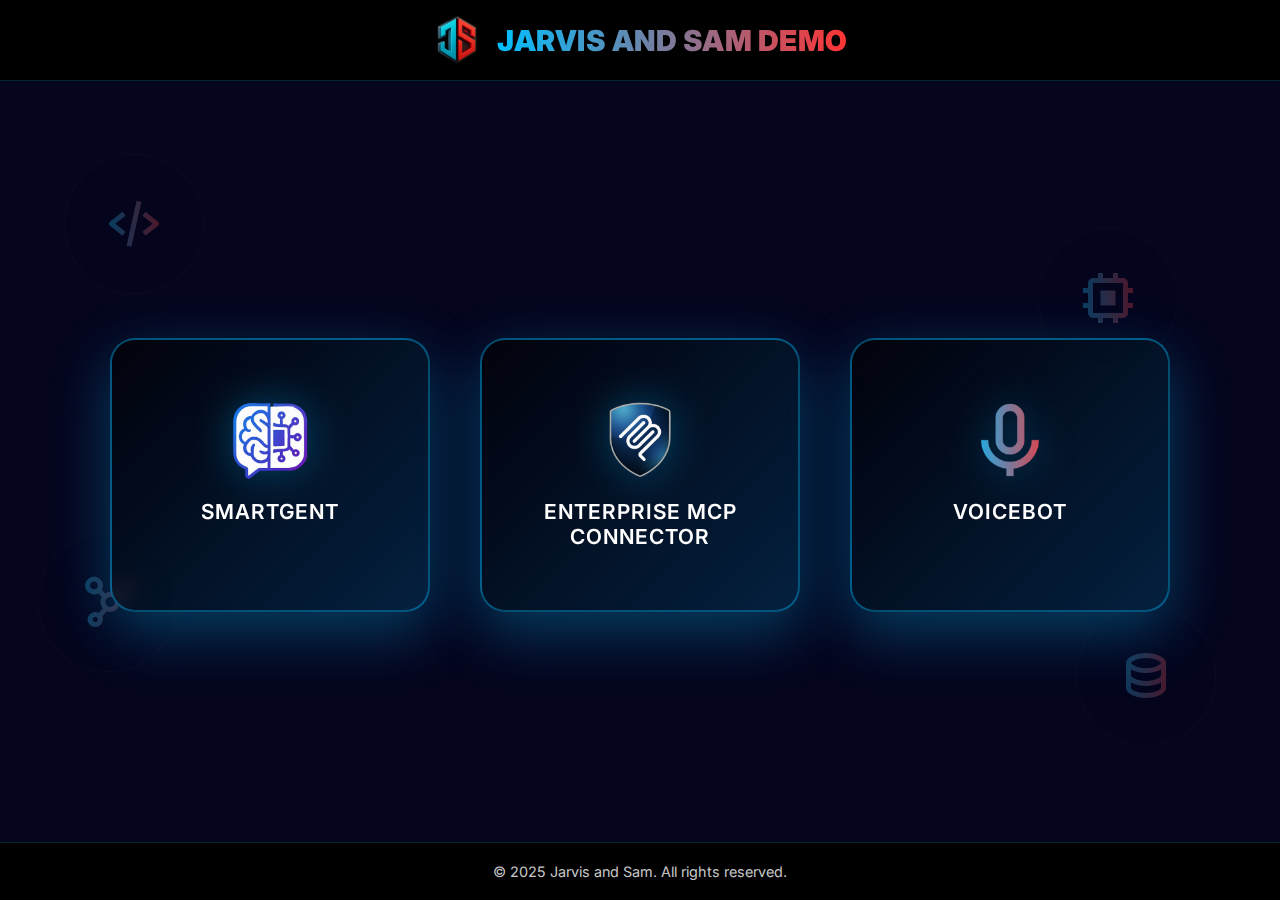
<file: index.html>
<!DOCTYPE html>
<html lang="en">
<head>
    <meta charset="UTF-8">
    <link rel="icon" type="image/png" href="img/jns_logo.png" />
    <meta name="viewport" content="width=device-width, initial-scale=1.0">
    <title>Jarvis and Sam Demo</title>
    
    <!-- Meta Tags -->
    <meta name="description" content="Explore our AI-powered demo solutions - Smartgent and Voicebot. Experience the future of enterprise automation." />
    <meta name="author" content="Jarvis and Sam" />
    
    <!-- CSS Files -->
    <link href='https://unpkg.com/boxicons@2.1.4/css/boxicons.min.css' rel='stylesheet'>
    
    <!-- Google Fonts -->
    <link href="https://fonts.googleapis.com/css2?family=Inter:wght@300;400;500;600;700;800&display=swap" rel="stylesheet">
    
    <!-- Custom Styles -->
    <style>
        :root {
            --fontFamily: 'Inter', sans-serif;
            --mainColor: #00BFFF;
            --secondColor: #FF3333;
            --darkBg: #05051E;
            --whiteColor: #ffffff;
            --contentTextColor: rgba(224, 224, 224, 0.9);
        }
        
        * {
            margin: 0;
            padding: 0;
            box-sizing: border-box;
        }
        
        body {
            font-family: var(--fontFamily);
            background-color: var(--darkBg);
            color: var(--contentTextColor);
            min-height: 100vh;
            display: flex;
            flex-direction: column;
        }
        
        /* Simple Header */
        .simple-header {
            background: rgba(0, 0, 0, 0.95);
            backdrop-filter: blur(10px);
            border-bottom: 1px solid rgba(0, 191, 255, 0.2);
            padding: 15px 0;
            position: fixed;
            top: 0;
            left: 0;
            right: 0;
            z-index: 1000;
        }
        
        .header-container {
            max-width: 1200px;
            margin: 0 auto;
            padding: 0 20px;
            display: flex;
            align-items: center;
            justify-content: center;
        }
        
        .logo-section {
            display: flex;
            align-items: center;
            text-decoration: none;
            gap: 15px;
        }
        
        .logo-section img {
            width: 50px;
            height: 50px;
            object-fit: contain;
        }
        
        .logo-section h1 {
            font-size: 1.8rem;
            font-weight: 900;
            background: linear-gradient(90deg, #00BFFF, #FF3333);
            -webkit-background-clip: text;
            background-clip: text;
            -webkit-text-fill-color: transparent;
            text-transform: uppercase;
            letter-spacing: 0.5px;
            margin: 0;
            color: inherit;
        }
        
        .logo-section:hover h1 {
            opacity: 0.8;
        }
        
        /* Main Content */
        main {
            flex: 1;
            margin-top: 80px;
        }
        
        .demo-section {
            min-height: calc(100vh - 160px);
            display: flex;
            align-items: center;
            justify-content: center;
            padding: 80px 20px;
            position: relative;
            overflow: hidden;
        }
        
        .demo-container {
            max-width: 1200px;
            width: 100%;
            animation: fadeInUp 0.8s ease;
            position: relative;
            z-index: 1;
        }
        
        .demo-buttons {
            display: flex;
            justify-content: center;
            gap: 50px;
            margin: 100px 0 50px 0;
            flex-wrap: wrap;
        }
        
        .demo-button {
            background: linear-gradient(135deg, rgba(0, 0, 0, 0.6), rgba(0, 191, 255, 0.15));
            border: 2px solid rgba(0, 191, 255, 0.4);
            border-radius: 25px;
            padding: 60px 40px;
            text-decoration: none;
            color: white;
            box-shadow: 0 20px 60px rgba(0, 191, 255, 0.3);
            transition: all 0.4s cubic-bezier(0.175, 0.885, 0.32, 1.275);
            display: flex;
            flex-direction: column;
            align-items: center;
            text-align: center;
            position: relative;
            overflow: hidden;
            backdrop-filter: blur(10px);
            width: 320px;  /* Fixed width for all buttons */
        }
        
        .demo-button::before {
            content: '';
            position: absolute;
            top: 0;
            left: -100%;
            width: 100%;
            height: 100%;
            background: linear-gradient(90deg, transparent, rgba(0, 191, 255, 0.3), transparent);
            transition: left 0.6s ease;
        }
        
        .demo-button:hover {
            transform: translateY(-10px) scale(1.05);
            box-shadow: 0 30px 80px rgba(0, 191, 255, 0.4);
            border-color: rgba(0, 191, 255, 0.6);
            background: linear-gradient(135deg, rgba(0, 0, 0, 0.7), rgba(0, 191, 255, 0.25));
            text-decoration: none;
        }
        
        .demo-button:hover::before {
            left: 100%;
        }
        
        .demo-button i {
            font-size: 5rem;
            margin-bottom: 20px;
            background: linear-gradient(90deg, #00BFFF, #FF3333);
            -webkit-background-clip: text;
            background-clip: text;
            -webkit-text-fill-color: transparent;
            filter: drop-shadow(0 0 20px rgba(0, 191, 255, 0.3));
            transition: transform 0.3s ease;
        }
        
        .demo-button:hover i {
            transform: scale(1.15) rotate(5deg);
        }
        
        .demo-button h3 {
            font-size: 1.3rem;
            font-weight: 600;
            color: #ffffff;
            text-transform: uppercase;
            letter-spacing: 1px;
            margin: 0;
            line-height: 1.2;
        }
        
        .demo-logo {
            width: 80px;
            height: 80px;
            margin-bottom: 20px;
            filter: drop-shadow(0 0 20px rgba(0, 191, 255, 0.3));
            transition: transform 0.3s ease;
        }
        
        .demo-button:hover .demo-logo {
            transform: scale(1.15) rotate(5deg);
        }
        
        /* OAuth MCP Logo Icon */
        .oauth-logo {
            display: flex;
            align-items: center;
            justify-content: center;
            background: linear-gradient(135deg, rgba(0, 191, 255, 0.2), rgba(255, 51, 51, 0.2));
            border: 2px solid rgba(0, 191, 255, 0.4);
            border-radius: 50%;
        }
        
        .oauth-logo i {
            font-size: 40px;
            background: linear-gradient(90deg, #00BFFF, #FF3333);
            -webkit-background-clip: text;
            background-clip: text;
            -webkit-text-fill-color: transparent;
            margin: 0;
        }
        
        /* Floating Background Icons */
        .demo-bg-icons {
            position: absolute;
            width: 100%;
            height: 100%;
            top: 0;
            left: 0;
            overflow: hidden;
            pointer-events: none;
            z-index: 0;
        }
        
        .demo-bg-icon {
            position: absolute;
            display: flex;
            align-items: center;
            justify-content: center;
            width: 140px;
            height: 140px;
            border-radius: 50%;
            background: rgba(0, 0, 0, 0.08);
            backdrop-filter: blur(4px);
            border: 1px solid rgba(255, 255, 255, 0.05);
            animation: float 15s infinite ease-in-out;
            opacity: 0.4;
        }
        
        .demo-bg-icon i {
            font-size: 60px;
            background: linear-gradient(90deg, #00BFFF, #FF3333);
            -webkit-background-clip: text;
            background-clip: text;
            -webkit-text-fill-color: transparent;
            opacity: 0.8;
        }
        
        .demo-bg-icon.icon-1 {
            top: 10%;
            left: 5%;
            animation-delay: 0s;
        }
        
        .demo-bg-icon.icon-2 {
            top: 20%;
            right: 8%;
            animation-delay: -2s;
        }
        
        .demo-bg-icon.icon-3 {
            bottom: 20%;
            left: 3%;
            animation-delay: -4s;
        }
        
        .demo-bg-icon.icon-4 {
            bottom: 10%;
            right: 5%;
            animation-delay: -1s;
        }
        
        @keyframes float {
            0%, 100% { transform: translateY(0) rotate(0deg); }
            25% { transform: translateY(-10px) rotate(3deg); }
            50% { transform: translateY(0) rotate(0deg); }
            75% { transform: translateY(10px) rotate(-3deg); }
        }
        
        @keyframes fadeInUp {
            from {
                opacity: 0;
                transform: translateY(30px);
            }
            to {
                opacity: 1;
                transform: translateY(0);
            }
        }
        
        /* Simple Footer */
        .simple-footer {
            background: rgba(0, 0, 0, 0.95);
            border-top: 1px solid rgba(0, 191, 255, 0.2);
            padding: 20px 0;
            text-align: center;
        }
        
        .simple-footer p {
            color: var(--contentTextColor);
            margin: 0;
            font-size: 0.9rem;
        }
        
        /* Responsive Design */
        @media (max-width: 768px) {
            .simple-header {
                padding: 12px 0;
            }
            
            .logo-section h1 {
                font-size: 1.3rem;
            }
            
            .logo-section img {
                width: 40px;
                height: 40px;
            }
            
            main {
                margin-top: 70px;
            }
            
            .demo-section {
                padding: 30px 15px;
                min-height: calc(100vh - 140px);
            }
            
            .demo-buttons {
                flex-direction: column;
                align-items: center;
                gap: 30px;
                margin: 50px 0;
            }
            
            .demo-button {
                padding: 40px 60px;
                width: 90%;
                max-width: 350px;
            }
            
            .demo-logo {
                width: 60px;
                height: 60px;
            }
            
            .demo-button i {
                font-size: 3rem;
            }
            
            .demo-button h3 {
                font-size: 1.2rem;
            }
            
            .demo-bg-icon {
                width: 90px;
                height: 90px;
            }
            
            .demo-bg-icon i {
                font-size: 40px;
            }
        }
        
        @media (max-width: 480px) {
            .logo-section h1 {
                font-size: 1.1rem;
                letter-spacing: 0;
            }
            
            
            .demo-button {
                padding: 35px 50px;
            }
        }
        
        /* Loading animation */
        .demo-button {
            animation: fadeInUp 0.8s ease backwards;
        }
        
        .demo-button:nth-child(1) {
            animation-delay: 0.2s;
        }
        
        .demo-button:nth-child(2) {
            animation-delay: 0.4s;
        }
    </style>
</head>
<body>
    <!-- Simple Header -->
    <header class="simple-header">
        <div class="header-container">
            <a href="https://www.jarvisnsam.com/" class="logo-section" target="_blank">
                <img src="img/jns_logo.png" alt="Jarvis and Sam" />
                <h1>Jarvis and Sam Demo</h1>
            </a>
        </div>
    </header>

    <!-- Main Content -->
    <main>
        <section class="demo-section">
            <!-- Floating Background Icons -->
            <div class="demo-bg-icons">
                <div class="demo-bg-icon icon-1"><i class="bx bx-code-alt"></i></div>
                <div class="demo-bg-icon icon-2"><i class="bx bx-chip"></i></div>
                <div class="demo-bg-icon icon-3"><i class="bx bx-network-chart"></i></div>
                <div class="demo-bg-icon icon-4"><i class="bx bx-data"></i></div>
            </div>
            
            <div class="demo-container">
                <div class="demo-buttons">
                    <a href="./smartgent/" class="demo-button">
                        <img src="img/Smartgent_logo_500x500.png" alt="Smartgent" class="demo-logo">
                        <h3>Smartgent</h3>
                    </a>

                    <a href="./etpmcp/" class="demo-button">
                        <img src="img/EtpMCP_logo_500x500.png" alt="Enterprise MCP Connector" class="demo-logo">
                        <h3>Enterprise MCP<br>Connector</h3>
                    </a>

                    <a href="./voicebot/" class="demo-button">
                        <img src="img/Voicebot_logo_500x500.png" alt="Voicebot" class="demo-logo">
                        <h3>Voicebot</h3>
                    </a>
                </div>
            </div>
        </section>
    </main>

    <!-- Simple Footer -->
    <footer class="simple-footer">
        <p>© 2025 Jarvis and Sam. All rights reserved.</p>
    </footer>

    <script>
        // Add ripple effect on demo button click
        const buttons = document.querySelectorAll('.demo-button');
        buttons.forEach(button => {
            button.addEventListener('click', function(e) {
                // Create ripple effect on click
                const ripple = document.createElement('span');
                ripple.style.position = 'absolute';
                ripple.style.width = ripple.style.height = '40px';
                ripple.style.background = 'rgba(255, 255, 255, 0.3)';
                ripple.style.borderRadius = '50%';
                ripple.style.transform = 'translate(-50%, -50%)';
                ripple.style.pointerEvents = 'none';
                ripple.style.animation = 'ripple 0.6s ease-out';
                
                const rect = this.getBoundingClientRect();
                ripple.style.left = (e.clientX - rect.left) + 'px';
                ripple.style.top = (e.clientY - rect.top) + 'px';
                
                this.appendChild(ripple);
                
                setTimeout(() => {
                    ripple.remove();
                }, 600);
            });
        });

        // Add CSS for ripple animation
        const style = document.createElement('style');
        style.textContent = `
            @keyframes ripple {
                to {
                    width: 200px;
                    height: 200px;
                    opacity: 0;
                }
            }
        `;
        document.head.appendChild(style);
    </script>
</body>
</html>
</file>
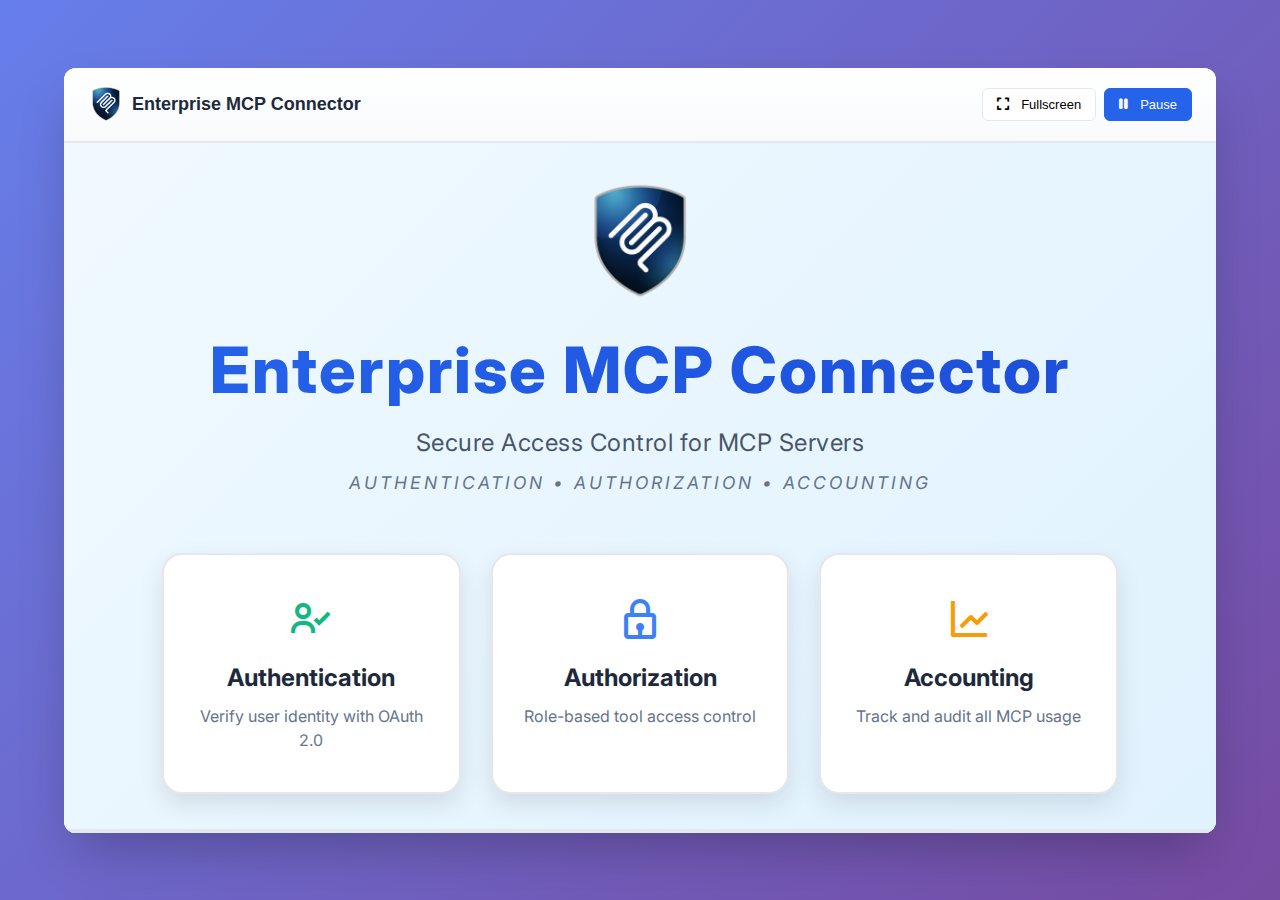
<file: etpmcp/index.html>
<!DOCTYPE html>
<html lang="en">
<head>
    <meta charset="UTF-8">
    <meta name="viewport" content="width=device-width, initial-scale=1.0">
    <title>Enterprise MCP Connector - Authentication, Authorization, Accounting Demo</title>
    <!-- Favicon -->
    <link rel="icon" type="image/png" href="../img/jns_logo.png">
    <!-- Boxicons for icons -->
    <link href='https://unpkg.com/boxicons@2.1.4/css/boxicons.min.css' rel='stylesheet'>
    <!-- Google Fonts -->
    <link href="https://fonts.googleapis.com/css2?family=Inter:wght@300;400;500;600;700&display=swap" rel="stylesheet">
    <!-- Font Awesome for additional icons -->
    <link rel="stylesheet" href="https://cdnjs.cloudflare.com/ajax/libs/font-awesome/6.4.0/css/all.min.css">
    <!-- Custom styles -->
    <link rel="stylesheet" href="styles.css">
</head>
<body>
    <!-- Main Container -->
    <div class="container">
        <!-- Header -->
        <header class="app-header">
            <div class="logo-section">
                <a href="index.html" class="logo" style="text-decoration: none; color: inherit;">
                    <img src="../img/EtpMCP_logo_500x500.png" alt="Enterprise MCP Connector" class="logo-img">
                    <span>Enterprise MCP Connector</span>
                </a>
            </div>
            
            <!-- Control Panel -->
            <div class="control-panel">
                <button id="fullscreenBtn" class="control-btn">
                    <i class="fas fa-expand"></i><span>Fullscreen</span>
                </button>
                <button id="playPauseBtn" class="control-btn active">
                    <i class="fas fa-pause"></i><span>Pause</span>
                </button>
            </div>
        </header>

        <!-- Opening Slide -->
        <div class="opening-overlay" id="openingOverlay">
            <div class="opening-content">
                <div class="opening-header">
                    <img src="../img/EtpMCP_logo_500x500.png" alt="Enterprise MCP Connector" class="opening-logo">
                    <h1 class="opening-title">Enterprise MCP Connector</h1>
                    <p class="opening-subtitle">Secure Access Control for MCP Servers</p>
                    <p class="opening-tagline">Authentication • Authorization • Accounting</p>
                </div>
                
                <div class="opening-features">
                    <div class="feature-card authentication-tab" data-tab="authentication">
                        <i class='bx bx-user-check'></i>
                        <h3>Authentication</h3>
                        <p>Verify user identity with OAuth 2.0</p>
                    </div>
                    <div class="feature-card authorization-tab" data-tab="authorization">
                        <i class='bx bx-lock'></i>
                        <h3>Authorization</h3>
                        <p>Role-based tool access control</p>
                    </div>
                    <div class="feature-card accounting-tab" data-tab="accounting">
                        <i class='bx bx-line-chart'></i>
                        <h3>Accounting</h3>
                        <p>Track and audit all MCP usage</p>
                    </div>
                </div>
            </div>
        </div>

        <!-- Intro Overlay (similar to Smartgent) -->
        <div class="intro-overlay" id="introOverlay">
            <div class="intro-content">
                <i class="intro-icon" id="introIcon"></i>
                <h2 class="intro-title" id="introTitle"></h2>
            </div>
        </div>

        <!-- Main Demo Content -->
        <div class="demo-container">
            <!-- Scene 1: Authentication -->
            <div class="scene active" id="scene1">
                <div class="scene-header">
                    <h2><i class='bx bx-user-check'></i> Authentication</h2>
                </div>
                
                <div class="claude-chat">
                    <div class="chat-messages" id="authMessages">
                        <!-- Messages will be added dynamically -->
                    </div>
                    
                    <div class="chat-input-bar">
                        <button class="mcp-tools-btn disabled">
                            <i class='bx bx-cube'></i>
                        </button>
                        <input type="text" placeholder="Message Claude..." disabled>
                        <button class="send-btn disabled">↑</button>
                    </div>
                </div>

                <!-- OAuth Popup -->
                <div class="oauth-popup" id="oauthPopup">
                    <div class="popup-header">
                        <i class='bx bx-shield-quarter'></i>
                        <h3>Sign in to Access MCP Tools</h3>
                    </div>
                    <div class="popup-content">
                        <p>Choose your authentication provider:</p>
                        <div class="auth-buttons">
                            <button class="auth-btn google-btn" id="googleAuth">
                                <svg class="auth-icon" viewBox="0 0 24 24" width="20" height="20">
                                    <path fill="#4285F4" d="M22.56 12.25c0-.78-.07-1.53-.2-2.25H12v4.26h5.92c-.26 1.37-1.04 2.53-2.21 3.31v2.77h3.57c2.08-1.92 3.28-4.74 3.28-8.09z"/>
                                    <path fill="#34A853" d="M12 23c2.97 0 5.46-.98 7.28-2.66l-3.57-2.77c-.98.66-2.23 1.06-3.71 1.06-2.86 0-5.29-1.93-6.16-4.53H2.18v2.84C3.99 20.53 7.7 23 12 23z"/>
                                    <path fill="#FBBC05" d="M5.84 14.09c-.22-.66-.35-1.36-.35-2.09s.13-1.43.35-2.09V7.07H2.18C1.43 8.55 1 10.22 1 12s.43 3.45 1.18 4.93l2.85-2.22.81-.62z"/>
                                    <path fill="#EA4335" d="M12 5.38c1.62 0 3.06.56 4.21 1.64l3.15-3.15C17.45 2.09 14.97 1 12 1 7.7 1 3.99 3.47 2.18 7.07l3.66 2.84c.87-2.6 3.3-4.53 6.16-4.53z"/>
                                </svg>
                                Sign in with Google
                            </button>
                            <button class="auth-btn microsoft-btn" id="microsoftAuth">
                                <svg class="auth-icon" viewBox="0 0 24 24" width="20" height="20">
                                    <path fill="#F25022" d="M11.4 11.4H1.2V1.2h10.2v10.2z"/>
                                    <path fill="#7FBA00" d="M22.8 11.4H12.6V1.2h10.2v10.2z"/>
                                    <path fill="#00A4EF" d="M11.4 22.8H1.2V12.6h10.2v10.2z"/>
                                    <path fill="#FFB900" d="M22.8 22.8H12.6V12.6h10.2v10.2z"/>
                                </svg>
                                Sign in with Microsoft
                            </button>
                        </div>
                    </div>
                </div>
            </div>

            <!-- Scene 2: Authorization -->
            <div class="scene" id="scene2">
                <div class="scene-header">
                    <h2><i class='bx bx-lock'></i> Authorization</h2>
                </div>
                
                <div class="split-view">
                    <!-- Admin User -->
                    <div class="user-panel admin-panel">
                        <div class="user-header">
                            <div class="user-avatar admin">
                                <i class='bx bx-crown'></i>
                            </div>
                            <div class="user-info">
                                <h3>Sarah Chen <span class="user-badge admin-badge">Admin</span></h3>
                            </div>
                        </div>
                        
                        <div class="claude-chat mini">
                            <div class="chat-messages">
                                <!-- Messages will be added dynamically -->
                            </div>
                            
                            <div class="chat-input-bar">
                                <button class="mcp-tools-btn">
                                    <i class='bx bx-cube'></i>
                                </button>
                                <input type="text" placeholder="Message Claude..." value="Show me available MCP tools">
                                <button class="send-btn">↑</button>
                            </div>
                        </div>
                    </div>

                    <!-- Standard User -->
                    <div class="user-panel user-panel">
                        <div class="user-header">
                            <div class="user-avatar standard">
                                <i class='bx bx-user-circle'></i>
                            </div>
                            <div class="user-info">
                                <h3>John Doe <span class="user-badge standard-badge">User</span></h3>
                            </div>
                        </div>
                        
                        <div class="claude-chat mini">
                            <div class="chat-messages">
                                <!-- Messages will be added dynamically -->
                            </div>
                            
                            <div class="chat-input-bar">
                                <button class="mcp-tools-btn">
                                    <i class='bx bx-cube'></i>
                                </button>
                                <input type="text" placeholder="Message Claude..." value="Show me available MCP tools">
                                <button class="send-btn">↑</button>
                            </div>
                        </div>
                    </div>
                </div>
            </div>

            <!-- Scene 3: Accounting -->
            <div class="scene" id="scene3">
                <div class="scene-header">
                    <h2><i class='bx bx-line-chart'></i> Accounting & Monitoring</h2>
                </div>
                
                <div class="admin-dashboard">
                    <div class="dashboard-section">
                        <h3><i class='bx bx-bar-chart'></i> Usage Metrics</h3>
                        <div class="metrics-container">
                            <div class="metric-chart">
                                <div class="chart-bars">
                                    <div class="bar" style="height: 80%">
                                        <span class="bar-label">DB</span>
                                    </div>
                                    <div class="bar" style="height: 60%">
                                        <span class="bar-label">API</span>
                                    </div>
                                    <div class="bar" style="height: 40%">
                                        <span class="bar-label">File</span>
                                    </div>
                                    <div class="bar" style="height: 30%">
                                        <span class="bar-label">Cloud</span>
                                    </div>
                                    <div class="bar" style="height: 20%">
                                        <span class="bar-label">Sec</span>
                                    </div>
                                </div>
                                <p class="chart-title">Tool Usage by Type</p>
                            </div>
                            
                            <div class="security-status">
                                <div class="status-indicator active">
                                    <i class='bx bx-shield-quarter'></i>
                                    <span>All activities logged</span>
                                </div>
                                <div class="compliance-badge">
                                    <i class='bx bx-check-shield'></i>
                                    <span>AAA Secure</span>
                                </div>
                            </div>
                        </div>
                    </div>
                    
                    <div class="dashboard-section">
                        <h3><i class='bx bx-history'></i> Live Activity Feed</h3>
                        <div class="activity-feed" id="activityFeed">
                            <!-- Activity items will be added dynamically -->
                        </div>
                    </div>
                </div>
            </div>
        </div>

        <!-- Conclusion Overlay -->
        <div class="conclusion-overlay" id="conclusionOverlay">
            <div class="conclusion-content">
                <div class="conclusion-header">
                    <h1 class="conclusion-title">
                        <img src="../img/EtpMCP_logo_500x500.png" alt="Enterprise MCP Connector" class="conclusion-logo">
                        <span>Enterprise MCP Connector</span>
                    </h1>
                    <p class="conclusion-subtitle">Secure MCP Access with AAA Control</p>
                </div>
                
                <div class="conclusion-metrics">
                    <div class="conclusion-metric">
                        <div class="metric-icon-wrap">
                            <i class='bx bx-user-check'></i>
                        </div>
                        <div class="conclusion-metric-label">OAuth 2.0</div>
                        <div class="conclusion-metric-desc">Secure Authentication</div>
                    </div>
                    
                    <div class="conclusion-metric">
                        <div class="metric-icon-wrap">
                            <i class='bx bx-lock'></i>
                        </div>
                        <div class="conclusion-metric-label">RBAC</div>
                        <div class="conclusion-metric-desc">Role-Based Access</div>
                    </div>
                    
                    <div class="conclusion-metric">
                        <div class="metric-icon-wrap">
                            <i class='bx bx-line-chart'></i>
                        </div>
                        <div class="conclusion-metric-label">Audit Trail</div>
                        <div class="conclusion-metric-desc">Complete Tracking</div>
                    </div>
                </div>
                
                <div class="conclusion-cta">
                    <a href="https://jarvisnsam.com" target="_blank" class="conclusion-btn">
                        <span>Learn More</span>
                        <i class="fas fa-arrow-right"></i>
                    </a>
                    <p class="conclusion-tagline">Authentication • Authorization • Accounting</p>
                </div>
            </div>
        </div>

        <!-- Progress Bar -->
        <div class="progress-bar">
            <div class="progress-fill" id="progressFill"></div>
        </div>
    </div>

    <script src="script.js"></script>
</body>
</html>
</file>
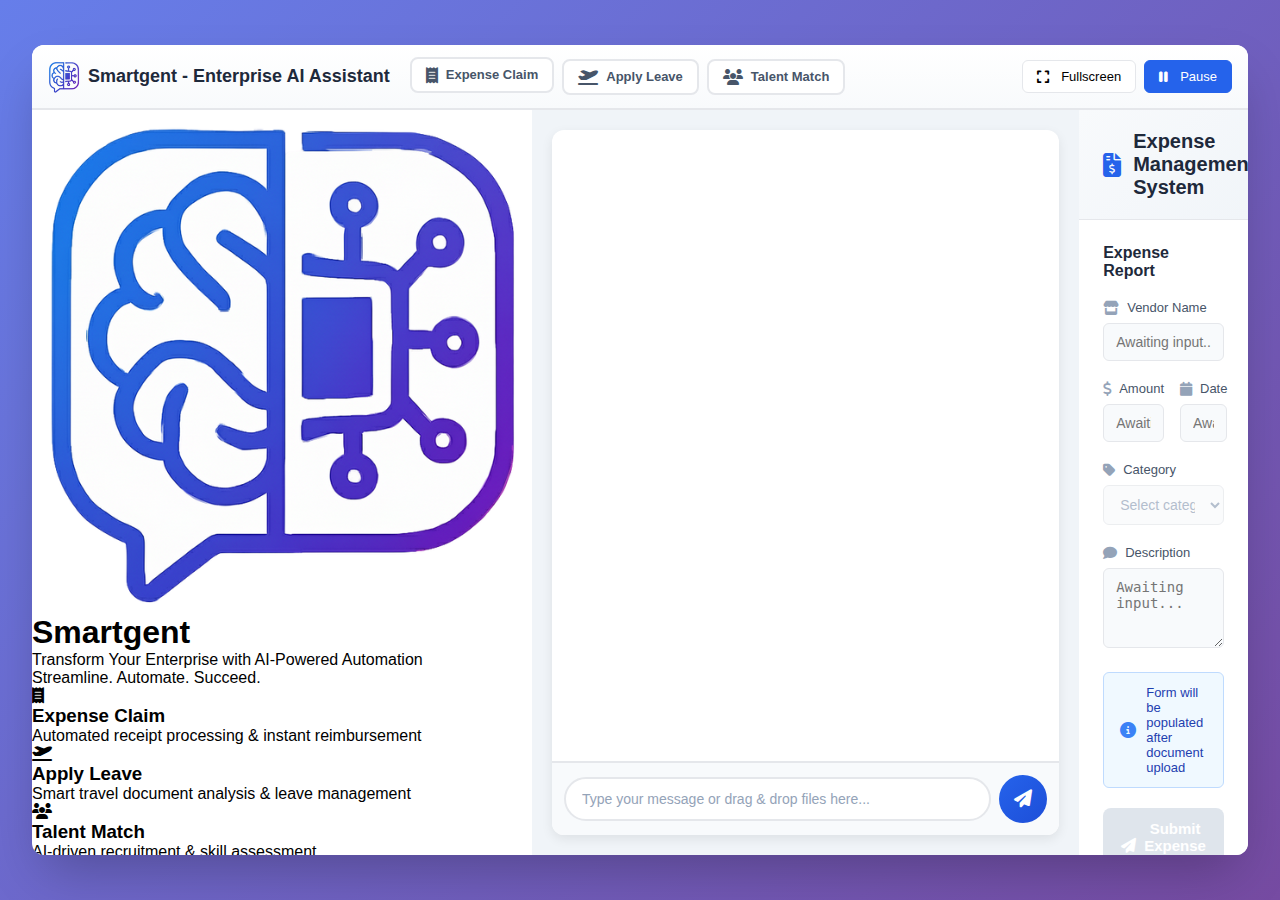
<file: smartgent/index.html>
<!DOCTYPE html>
<html lang="en">
<head>
    <meta charset="UTF-8">
    <meta name="viewport" content="width=device-width, initial-scale=1.0">
    <title>Smartgent - Enterprise AI Assistant by Jarvis & Sam</title>
    <!-- Favicon - Jarvis & Sam Logo -->
    <link rel="icon" type="image/png" href="../img/jns_logo.png">
    <!-- Font Awesome for professional icons -->
    <link rel="stylesheet" href="https://cdnjs.cloudflare.com/ajax/libs/font-awesome/6.4.0/css/all.min.css">
    <link rel="stylesheet" href="styles.css">
</head>
<body>
    <!-- Main Container -->
    <div class="container">
        <!-- Header with Logo and Tabs -->
        <header class="app-header">
            <div class="logo-section">
                <a href="index.html" class="logo" style="display: flex; align-items: center; gap: 8px; text-decoration: none; color: inherit;">
                    <img src="../img/Smartgent_logo_500x500.png" alt="Smartgent Logo" style="height: 32px; width: 32px;">
                    <span style="font-family: Arial, sans-serif; font-size: 18px; font-weight: bold; color: #1e293b;">
                        Smartgent - Enterprise AI Assistant
                    </span>
                </a>
            </div>
            
            <!-- Tab Navigation -->
            <nav class="tab-navigation">
                <button class="tab-btn active" data-tab="expense">
                    <i class="fas fa-receipt"></i>
                    <span>Expense Claim</span>
                </button>
                <button class="tab-btn" data-tab="leave">
                    <i class="fas fa-plane-departure"></i>
                    <span>Apply Leave</span>
                </button>
                <button class="tab-btn" data-tab="talent">
                    <i class="fas fa-users"></i>
                    <span>Talent Match</span>
                </button>
            </nav>

            <!-- Control Panel (moved to header) -->
            <div class="control-panel">
                <button id="fullscreenBtn" class="control-btn">
                    <i class="fas fa-expand"></i><span>Fullscreen</span>
                </button>
                <button id="playPauseBtn" class="control-btn active">
                    <i class="fas fa-pause"></i><span>Pause</span>
                </button>
            </div>
        </header>

        <!-- Split Screen Layout -->
        <div class="split-container">
            <!-- Opening Slide Overlay -->
            <div class="opening-overlay" id="openingOverlay">
                <div class="opening-content">
                    <div class="opening-header">
                        <img src="../img/Smartgent_logo_500x500.png" alt="Smartgent Logo" class="opening-logo-img">
                        <h1 class="opening-title">Smartgent</h1>
                        <p class="opening-subtitle">Transform Your Enterprise with AI-Powered Automation</p>
                        <p class="opening-tagline">Streamline. Automate. Succeed.</p>
                    </div>
                    
                    <div class="opening-tabs">
                        <div class="opening-tab expense-tab">
                            <i class="fas fa-receipt"></i>
                            <h3>Expense Claim</h3>
                            <p>Automated receipt processing & instant reimbursement</p>
                        </div>
                        <div class="opening-tab leave-tab">
                            <i class="fas fa-plane-departure"></i>
                            <h3>Apply Leave</h3>
                            <p>Smart travel document analysis & leave management</p>
                        </div>
                        <div class="opening-tab talent-tab">
                            <i class="fas fa-users"></i>
                            <h3>Talent Match</h3>
                            <p>AI-driven recruitment & skill assessment</p>
                        </div>
                    </div>
                </div>
            </div>

            <!-- Intro Slide Overlay -->
            <div class="intro-overlay" id="introOverlay">
                <div class="intro-content">
                    <div class="intro-icon" id="introIcon"></div>
                    <div class="intro-title" id="introTitle"></div>
                </div>
            </div>

            <!-- Left Side: Smartgent Chatbot -->
            <div class="chatbot-panel">
                <div class="chat-container">
                    <div class="chat-messages" id="chatMessages">
                        <!-- Messages will be added dynamically -->
                    </div>
                    
                    <div class="chat-input-area">
                        <div class="upload-zone" id="uploadZone" style="display: none;">
                            <i class="fas fa-cloud-upload-alt"></i>
                            <p>Drag & drop files here or click to browse</p>
                            <input type="file" id="fileInput" hidden>
                        </div>
                        <div class="chat-input-wrapper">
                            <input type="text" id="chatInput" class="chat-input" placeholder="Type your message or drag & drop files here..." />
                            <button id="chatSendBtn" class="chat-send-btn">
                                <i class="fas fa-paper-plane"></i>
                            </button>
                        </div>
                    </div>
                </div>

                <!-- Upload Previews (hidden by default) -->
                <div class="upload-preview" id="receiptPreview" style="display: none;">
                    <div class="preview-card">
                        <div class="preview-header">
                            <i class="file-type-icon fas fa-image" style="color: #10b981;"></i> Receipt (JPG)
                        </div>
                        <div class="preview-content">
                            <div class="receipt-mock">
                                <div class="receipt-title">THE BLUE ORCHID</div>
                                <div class="receipt-divider">============================</div>
                                <div class="receipt-item">Caesar Salad <span>$18.50</span></div>
                                <div class="receipt-item">Grilled Salmon <span>$42.00</span></div>
                                <div class="receipt-item">Ribeye Steak <span>$65.00</span></div>
                                <div class="receipt-item">Cabernet Wine <span>$45.00</span></div>
                                <div class="receipt-item">Tiramisu <span>$12.00</span></div>
                                <div class="receipt-divider">============================</div>
                                <div class="receipt-subtotal">Subtotal: <span>$182.50</span></div>
                                <div class="receipt-tax">Tax (8%): <span>$14.60</span></div>
                                <div class="receipt-total">TOTAL: <span>$197.10</span></div>
                                <div class="receipt-date">Date: Jan 15, 2025</div>
                                <div class="receipt-time">Time: 12:45 PM</div>
                                <div class="receipt-payment">Paid: Corporate Card ****4589</div>
                            </div>
                        </div>
                    </div>
                </div>

                <div class="upload-preview" id="ticketPreview" style="display: none;">
                    <div class="preview-card">
                        <div class="preview-header">
                            <i class="file-type-icon fas fa-file-pdf" style="color: #dc2626;"></i> Boarding Pass (PDF)
                        </div>
                        <div class="preview-content">
                            <div class="ticket-mock">
                                <div class="ticket-airline">
                                    <i class="fas fa-plane"></i> SKYLINE AIRLINES
                                </div>
                                <div class="ticket-route">
                                    <span class="airport">SFO</span>
                                    <i class="fas fa-arrow-right"></i>
                                    <span class="airport">NYC</span>
                                </div>
                                <div class="ticket-details">
                                    <div class="ticket-info">
                                        <span class="label">Flight</span>
                                        <span class="value">SK 482</span>
                                    </div>
                                    <div class="ticket-info">
                                        <span class="label">Gate</span>
                                        <span class="value">B12</span>
                                    </div>
                                </div>
                                <div class="ticket-dates">
                                    <div class="ticket-date">
                                        <span class="label">Departure</span>
                                        <span class="value">Feb 20, 2025</span>
                                    </div>
                                    <div class="ticket-date">
                                        <span class="label">Return</span>
                                        <span class="value">Feb 24, 2025</span>
                                    </div>
                                </div>
                            </div>
                        </div>
                    </div>
                </div>

                <div class="upload-preview" id="resumePreview" style="display: none;">
                    <div class="preview-card">
                        <div class="preview-header">
                            <i class="file-type-icon fas fa-file-word" style="color: #2563eb;"></i> Resume (DOCX)
                        </div>
                        <div class="preview-content">
                            <div class="resume-mock">
                                <div class="resume-name">John Doe</div>
                                <div class="resume-title">Senior Full Stack Developer</div>
                                <div class="resume-section">
                                    <strong>Experience</strong>
                                    <p>• Senior Developer - Tech Corp (5 years)</p>
                                    <p>• Team Lead - StartUp Inc (2 years)</p>
                                </div>
                                <div class="resume-section">
                                    <strong>Skills</strong>
                                    <div class="resume-skills">
                                        <span>Python</span>
                                        <span>React</span>
                                        <span>AWS</span>
                                        <span>Docker</span>
                                    </div>
                                </div>
                            </div>
                        </div>
                    </div>
                </div>
            </div>

            <!-- Right Side: System Interface -->
            <div class="system-panel">
                <!-- ExpenseIQ System -->
                <div class="system-interface active" id="expense-system">
                    <div class="system-header">
                        <i class="fas fa-file-invoice-dollar"></i>
                        <h2>Expense Management System</h2>
                    </div>
                    
                    <form class="system-form" id="expense-form">
                        <div class="form-section">
                            <h3>Expense Report</h3>
                            
                            <div class="form-group">
                                <label><i class="fas fa-store"></i> Vendor Name</label>
                                <input type="text" id="expense-vendor" placeholder="Awaiting input..." readonly>
                            </div>
                            
                            <div class="form-row">
                                <div class="form-group">
                                    <label><i class="fas fa-dollar-sign"></i> Amount</label>
                                    <input type="text" id="expense-amount" placeholder="Awaiting input..." readonly>
                                </div>
                                
                                <div class="form-group">
                                    <label><i class="fas fa-calendar"></i> Date</label>
                                    <input type="text" id="expense-date" placeholder="Awaiting input..." readonly>
                                </div>
                            </div>
                            
                            <div class="form-group">
                                <label><i class="fas fa-tag"></i> Category</label>
                                <select id="expense-category" disabled>
                                    <option>Select category...</option>
                                </select>
                            </div>
                            
                            <div class="form-group">
                                <label><i class="fas fa-comment"></i> Description</label>
                                <textarea id="expense-description" placeholder="Awaiting input..." readonly></textarea>
                            </div>
                            
                            <div class="form-status" id="expense-status">
                                <i class="fas fa-info-circle"></i>
                                <span>Form will be populated after document upload</span>
                            </div>
                            
                            <button type="submit" class="submit-btn" disabled>
                                <i class="fas fa-paper-plane"></i> Submit Expense Report
                            </button>
                        </div>
                    </form>
                    
                    <!-- Success Screen -->
                    <div class="success-screen" id="expense-success">
                        <div class="success-icon">
                            <i class="fas fa-check"></i>
                        </div>
                        <h2 class="success-title">Submission Successful!</h2>
                        <p class="success-message">Your expense report has been submitted</p>
                        <div class="submission-id">Reference #EXP-2025-0115</div>
                    </div>
                </div>

                <!-- LeaveSync System -->
                <div class="system-interface" id="leave-system">
                    <div class="system-header">
                        <i class="fas fa-calendar-check"></i>
                        <h2>Leave Management System</h2>
                    </div>
                    
                    <form class="system-form" id="leave-form">
                        <div class="form-section">
                            <h3>Leave Application</h3>
                            
                            <div class="form-row">
                                <div class="form-group">
                                    <label><i class="fas fa-user"></i> Employee Name</label>
                                    <input type="text" value="John Doe" readonly>
                                </div>
                                <div class="form-group">
                                    <label><i class="fas fa-briefcase"></i> Leave Type</label>
                                    <select id="leave-type" disabled>
                                        <option>Select type...</option>
                                    </select>
                                </div>
                            </div>
                            
                            <div class="form-row">
                                <div class="form-group">
                                    <label><i class="fas fa-calendar-alt"></i> From Date</label>
                                    <input type="text" id="leave-from" placeholder="Awaiting input..." readonly>
                                </div>
                                
                                <div class="form-group">
                                    <label><i class="fas fa-calendar-alt"></i> To Date</label>
                                    <input type="text" id="leave-to" placeholder="Awaiting input..." readonly>
                                </div>
                            </div>
                            
                            <div class="form-row">
                                <div class="form-group">
                                    <label><i class="fas fa-plane"></i> Destination</label>
                                    <input type="text" id="leave-destination" placeholder="Awaiting input..." readonly>
                                </div>
                                <div class="form-group">
                                    <label><i class="fas fa-comment-alt"></i> Reason</label>
                                    <input type="text" id="leave-reason" placeholder="Awaiting input..." readonly>
                                </div>
                            </div>
                            
                            <div class="calendar-widget" id="leave-calendar">
                                <div class="calendar-header">
                                    <i class="fas fa-calendar"></i> Selected Dates
                                </div>
                                <div class="calendar-preview">
                                    <!-- Calendar will be populated dynamically -->
                                </div>
                            </div>
                            
                            <div class="form-status" id="leave-status">
                                <i class="fas fa-info-circle"></i>
                                <span>Upload your travel document to auto-fill this form</span>
                            </div>
                            
                            <button type="submit" class="submit-btn" disabled>
                                <i class="fas fa-paper-plane"></i> Submit Leave Request
                            </button>
                        </div>
                    </form>
                    
                    <!-- Success Screen -->
                    <div class="success-screen" id="leave-success">
                        <div class="success-icon">
                            <i class="fas fa-check"></i>
                        </div>
                        <h2 class="success-title">Leave Request Submitted!</h2>
                        <p class="success-message">Your manager has been notified</p>
                        <div class="submission-id">Reference #LV-2025-0220</div>
                    </div>
                </div>

                <!-- TalentMatch System -->
                <div class="system-interface" id="talent-system">
                    <div class="system-header">
                        <i class="fas fa-user-tie"></i>
                        <h2>Talent Acquisition System</h2>
                    </div>
                    
                    <div class="talent-dashboard">
                        <div class="candidate-info" id="candidate-info">
                            <h3><i class="fas fa-id-card"></i> Candidate Profile</h3>
                            <div class="info-placeholder">
                                <i class="fas fa-user-circle"></i>
                                <p>Upload resume to view candidate details</p>
                            </div>
                        </div>
                        
                        <div class="job-matches" id="job-matches">
                            <h3><i class="fas fa-briefcase"></i> Job Matches</h3>
                            <div class="matches-placeholder">
                                <i class="fas fa-search"></i>
                                <p>Matching positions will appear here</p>
                            </div>
                        </div>
                        
                        <div class="skills-analysis" id="skills-analysis">
                            <h3><i class="fas fa-chart-radar"></i> Skills Analysis</h3>
                            <div class="skills-placeholder">
                                <i class="fas fa-chart-pie"></i>
                                <p>Skills assessment pending</p>
                            </div>
                        </div>
                    </div>
                    
                    <!-- Success Screen for Talent -->
                    <div class="success-screen" id="talent-success">
                        <div class="success-icon">
                            <i class="fas fa-check"></i>
                        </div>
                        <h2 class="success-title">Interview Scheduled!</h2>
                        <p class="success-message">Calendar invites sent to all parties</p>
                        <div class="submission-id">Meeting ID #INT-2025-0482</div>
                    </div>
                </div>

            </div>
        </div>
        
        <!-- Full-Screen Conclusion Overlay -->
        <div class="conclusion-overlay" id="conclusionOverlay">
            <div class="conclusion-content">
                <div class="conclusion-header">
                    <h1 class="conclusion-title">
                        <img src="../img/Smartgent_logo_500x500.png" alt="Smartgent Logo" style="height: 56px; width: 56px;">
                        <span>Smartgent</span>
                    </h1>
                    <p class="conclusion-subtitle">Enterprise AI Assistant</p>
                </div>
                
                <div class="conclusion-metrics">
                    <div class="conclusion-metric">
                        <div class="metric-icon-wrap">
                            <i class="fas fa-brain"></i>
                        </div>
                        <div class="conclusion-metric-label">Conversational AI</div>
                        <div class="conclusion-metric-desc">Advanced LLM Chat</div>
                    </div>
                    
                    <div class="conclusion-metric">
                        <div class="metric-icon-wrap">
                            <i class="fas fa-database"></i>
                        </div>
                        <div class="conclusion-metric-label">RAG System</div>
                        <div class="conclusion-metric-desc">Real-time Retrieval</div>
                    </div>
                    
                    <div class="conclusion-metric">
                        <div class="metric-icon-wrap">
                            <i class="fas fa-cogs"></i>
                        </div>
                        <div class="conclusion-metric-label">Workflow Engine</div>
                        <div class="conclusion-metric-desc">Process Automation</div>
                    </div>
                    
                </div>
                
                <div class="conclusion-cta">
                    <a href="https://jarvisnsam.com/smartgent/" target="_blank" class="conclusion-btn">
                        <span>Explore Smartgent</span>
                        <i class="fas fa-arrow-right"></i>
                    </a>
                    <p class="conclusion-tagline">Streamline. Automate. Transform.</p>
                </div>
            </div>
        </div>
    </div>

    <script src="script.js"></script>
</body>
</html>
</file>
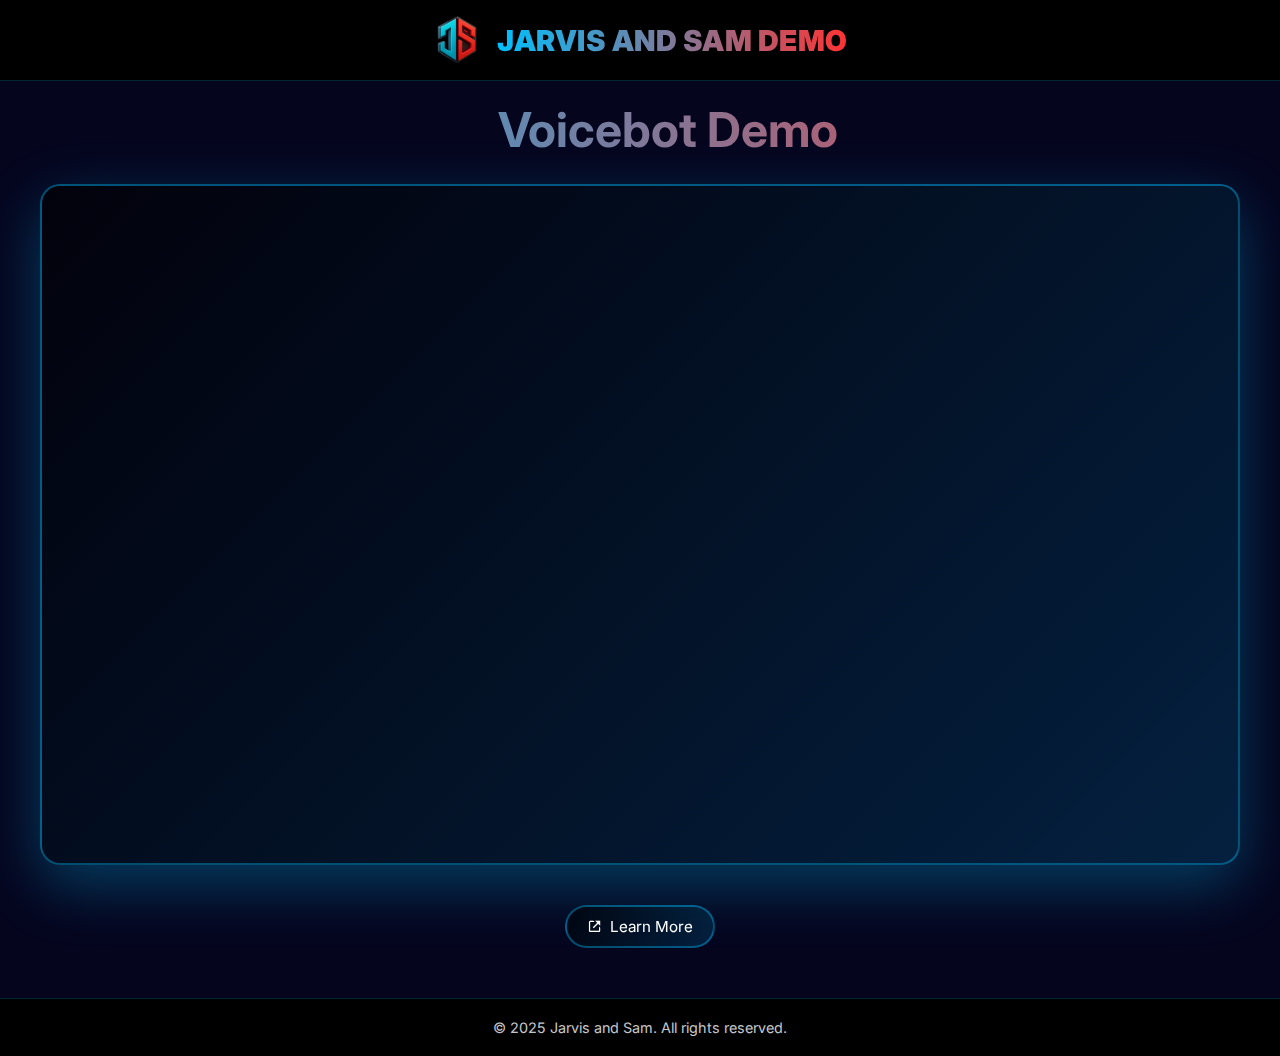
<file: voicebot/index.html>
<!DOCTYPE html>
<html lang="en">
<head>
    <meta charset="UTF-8">
    <link rel="icon" type="image/png" href="../img/jns_logo.png" />
    <meta name="viewport" content="width=device-width, initial-scale=1.0">
    <title>Voicebot Demo - Jarvis and Sam</title>
    
    <!-- Boxicons -->
    <link href='https://unpkg.com/boxicons@2.1.4/css/boxicons.min.css' rel='stylesheet'>
    
    <!-- Google Fonts -->
    <link href="https://fonts.googleapis.com/css2?family=Inter:wght@300;400;500;600;700;800&display=swap" rel="stylesheet">
    
    <style>
        :root {
            --fontFamily: 'Inter', sans-serif;
            --mainColor: #00BFFF;
            --secondColor: #FF3333;
            --darkBg: #05051E;
            --whiteColor: #ffffff;
            --contentTextColor: rgba(224, 224, 224, 0.9);
        }
        
        * {
            margin: 0;
            padding: 0;
            box-sizing: border-box;
        }

        body {
            font-family: var(--fontFamily);
            background-color: var(--darkBg);
            color: var(--contentTextColor);
            min-height: 100vh;
            display: flex;
            flex-direction: column;
        }
        
        /* Simple Header */
        .simple-header {
            background: rgba(0, 0, 0, 0.95);
            backdrop-filter: blur(10px);
            border-bottom: 1px solid rgba(0, 191, 255, 0.2);
            padding: 15px 0;
            position: fixed;
            top: 0;
            left: 0;
            right: 0;
            z-index: 1000;
        }
        
        .header-container {
            max-width: 1200px;
            margin: 0 auto;
            padding: 0 20px;
            display: flex;
            align-items: center;
            justify-content: center;
        }
        
        .logo-section {
            display: flex;
            align-items: center;
            text-decoration: none;
            gap: 15px;
        }
        
        .logo-section img {
            width: 50px;
            height: 50px;
            object-fit: contain;
        }
        
        .logo-section h1 {
            font-size: 1.8rem;
            font-weight: 900;
            background: linear-gradient(90deg, #00BFFF, #FF3333);
            -webkit-background-clip: text;
            background-clip: text;
            -webkit-text-fill-color: transparent;
            text-transform: uppercase;
            letter-spacing: 0.5px;
            margin: 0;
            color: inherit;
        }
        
        .logo-section:hover h1 {
            opacity: 0.8;
        }
        
        /* Main Content */
        main {
            flex: 1;
            margin-top: 80px;
            display: flex;
            align-items: center;
            justify-content: center;
            padding: 20px;
        }

        .container {
            max-width: 1200px;
            width: 100%;
            animation: fadeIn 0.8s ease;
        }

        @keyframes fadeIn {
            from {
                opacity: 0;
                transform: scale(0.95);
            }
            to {
                opacity: 1;
                transform: scale(1);
            }
        }

        .content-header {
            text-align: center;
            margin-bottom: 25px;
            color: white;
        }

        .content-header h2 {
            font-size: 3rem;
            font-weight: 700;
            margin-bottom: 10px;
            background: linear-gradient(90deg, #00BFFF, #FF3333);
            -webkit-background-clip: text;
            background-clip: text;
            -webkit-text-fill-color: transparent;
            display: flex;
            align-items: center;
            justify-content: center;
            gap: 15px;
        }

        .content-header h2 i {
            font-size: 2.5rem;
            filter: drop-shadow(0 0 15px rgba(0, 191, 255, 0.5));
        }

        .content-header p {
            font-size: 1.1rem;
            color: var(--contentTextColor);
            margin-bottom: 20px;
        }

        .back-button {
            display: inline-flex;
            align-items: center;
            gap: 8px;
            padding: 10px 20px;
            background: linear-gradient(135deg, rgba(0, 0, 0, 0.6), rgba(0, 191, 255, 0.15));
            border: 2px solid rgba(0, 191, 255, 0.4);
            border-radius: 25px;
            color: white;
            text-decoration: none;
            transition: all 0.3s ease;
            font-size: 0.95rem;
        }

        .back-button:hover {
            background: linear-gradient(135deg, rgba(0, 0, 0, 0.7), rgba(0, 191, 255, 0.25));
            border-color: rgba(0, 191, 255, 0.6);
            transform: translateY(-2px);
            box-shadow: 0 10px 30px rgba(0, 191, 255, 0.3);
        }

        .video-wrapper {
            background: linear-gradient(135deg, rgba(0, 0, 0, 0.6), rgba(0, 191, 255, 0.15));
            border: 2px solid rgba(0, 191, 255, 0.4);
            border-radius: 20px;
            padding: 5px;
            box-shadow: 0 20px 60px rgba(0, 191, 255, 0.3);
            backdrop-filter: blur(10px);
            animation: glow 3s ease-in-out infinite alternate;
        }

        @keyframes glow {
            from {
                box-shadow: 0 20px 60px rgba(0, 191, 255, 0.3);
            }
            to {
                box-shadow: 0 20px 80px rgba(0, 191, 255, 0.5);
            }
        }

        .video-container {
            position: relative;
            padding-bottom: 56.25%; /* 16:9 aspect ratio */
            height: 0;
            overflow: hidden;
            border-radius: 15px;
        }

        .video-container iframe {
            position: absolute;
            top: 0;
            left: 0;
            width: 100%;
            height: 100%;
            border: none;
            border-radius: 15px;
        }

        .description {
            text-align: center;
            margin-top: 40px;
            color: var(--contentTextColor);
        }

        .description p {
            font-size: 1rem;
            line-height: 1.6;
            margin-bottom: 15px;
        }

        .features {
            display: flex;
            justify-content: center;
            gap: 40px;
            margin-top: 30px;
            flex-wrap: wrap;
        }

        .feature {
            display: flex;
            align-items: center;
            gap: 10px;
            color: var(--contentTextColor);
            font-size: 0.95rem;
        }

        .feature i {
            font-size: 1.2rem;
            background: linear-gradient(90deg, #00BFFF, #FF3333);
            -webkit-background-clip: text;
            background-clip: text;
            -webkit-text-fill-color: transparent;
        }
        
        /* Simple Footer */
        .simple-footer {
            background: rgba(0, 0, 0, 0.95);
            border-top: 1px solid rgba(0, 191, 255, 0.2);
            padding: 20px 0;
            text-align: center;
        }
        
        .simple-footer p {
            color: var(--contentTextColor);
            margin: 0;
            font-size: 0.9rem;
        }

        /* Responsive Design */
        @media (max-width: 768px) {
            .simple-header {
                padding: 12px 0;
            }
            
            .logo-section h1 {
                font-size: 1.3rem;
            }
            
            .logo-section img {
                width: 40px;
                height: 40px;
            }
            
            main {
                margin-top: 70px;
                padding: 15px;
            }
            
            .content-header h2 {
                font-size: 2rem;
                flex-direction: column;
                gap: 10px;
            }

            .content-header h2 i {
                font-size: 2rem;
            }

            .content-header p {
                font-size: 1rem;
            }

            .features {
                flex-direction: column;
                gap: 15px;
                align-items: center;
            }

            .back-button {
                font-size: 0.9rem;
                padding: 8px 16px;
            }
        }

        @media (max-width: 480px) {
            .logo-section h1 {
                font-size: 1.1rem;
                letter-spacing: 0;
            }
            
            .content-header h2 {
                font-size: 1.5rem;
            }

            main {
                padding: 15px;
            }
        }
    </style>
</head>
<body>
    <!-- Simple Header -->
    <header class="simple-header">
        <div class="header-container">
            <a href="https://www.jarvisnsam.com/" class="logo-section" target="_blank">
                <img src="../img/jns_logo.png" alt="Jarvis and Sam" />
                <h1>Jarvis and Sam Demo</h1>
            </a>
        </div>
    </header>
    
    <!-- Main Content -->
    <main>
        <div class="container">
            <header class="content-header">
                <h2>
                    <i class='bx bx-microphone'></i>
                    Voicebot Demo
                </h2>
            </header>

            <div class="video-wrapper">
                <div class="video-container">
                    <iframe 
                        src="https://www.youtube.com/embed/beXa5nYhz7I" 
                        title="Voicebot Demo - AI Voice Assistant"
                        allow="accelerometer; autoplay; clipboard-write; encrypted-media; gyroscope; picture-in-picture; web-share" 
                        allowfullscreen>
                    </iframe>
                </div>
            </div>

            <div class="description">
                <a href="https://jarvisnsam.com/voicebot/" target="_blank" class="back-button" style="margin-bottom: 30px;">
                    <i class='bx bx-link-external'></i>
                    Learn More
                </a>
            </div>
        </div>
    </main>

    <!-- Simple Footer -->
    <footer class="simple-footer">
        <p>© 2025 Jarvis and Sam. All rights reserved.</p>
    </footer>

    <script>
        // Add fade-in animation to elements when page loads
        document.addEventListener('DOMContentLoaded', function() {
            const elements = document.querySelectorAll('.content-header, .video-wrapper, .description');
            elements.forEach((el, index) => {
                el.style.opacity = '0';
                el.style.transform = 'translateY(20px)';
                setTimeout(() => {
                    el.style.transition = 'all 0.6s ease';
                    el.style.opacity = '1';
                    el.style.transform = 'translateY(0)';
                }, index * 200);
            });
        });
    </script>
</body>
</html>
</file>
<file: etpmcp/styles.css>
:root {
    --fontFamily: 'Inter', sans-serif;
    --mainColor: #1a73e8;
    --secondColor: #ea4335;
    --lightBg: #f8f9fa;
    --whiteBg: #ffffff;
    --darkText: #1e293b;
    --lightText: #64748b;
    --borderColor: #e2e8f0;
    --shadowColor: rgba(0, 0, 0, 0.1);
    --successColor: #10b981;
    --warningColor: #f59e0b;
    --errorColor: #ef4444;
    
    /* Chat colors */
    --chatBg: #ffffff;
    --messageBg: #f1f3f5;
    --inputBg: #f8f9fa;
}

* {
    margin: 0;
    padding: 0;
    box-sizing: border-box;
}

body {
    font-family: var(--fontFamily);
    background: linear-gradient(135deg, #667eea 0%, #764ba2 100%);
    color: var(--darkText);
    overflow: hidden;
    height: 100vh;
    display: flex;
    align-items: center;
    justify-content: center;
}

/* Main container - constrain width like Smartgent */
.container {
    width: 90vw;
    max-width: 1440px;
    height: 85vh;
    max-height: 810px;
    min-height: 600px;
    margin: 0 auto;
    display: flex;
    flex-direction: column;
    position: relative;
    background: var(--whiteBg);
    border-radius: 12px;
    box-shadow: 0 25px 50px -12px rgba(0, 0, 0, 0.25);
    overflow: hidden;
}

/* Header - Match Smartgent design */
.app-header {
    background: linear-gradient(to bottom, #ffffff, #f8fafc);
    border-bottom: 2px solid #e5e7eb;
    padding: 16px 24px;
    display: flex;
    align-items: center;
    gap: 20px;
    height: 75px;
    position: relative;
    z-index: 100;
}

.logo-section {
    display: flex;
    align-items: center;
    gap: 15px;
    min-width: 200px;
}

.logo {
    display: flex;
    align-items: center;
    gap: 8px;
    height: 36px;
    width: auto;
}

.logo-img {
    width: 36px;
    height: 36px;
    object-fit: contain;
    display: block;
}

.logo span {
    font-family: Arial, sans-serif;
    font-size: 18px;
    font-weight: bold;
    color: #1e293b;
    display: flex;
    align-items: center;
    line-height: 1;
}

/* Control Panel - Match Smartgent */
.control-panel {
    margin-left: auto;
    display: flex;
    gap: 8px;
    align-items: center;
}

.control-btn {
    padding: 8px 14px;
    border: 1px solid #e5e7eb;
    background: white;
    border-radius: 6px;
    cursor: pointer;
    transition: all 0.3s ease;
    font-size: 13px;
    font-weight: 500;
    display: flex;
    align-items: center;
    gap: 6px;
}

.control-btn i {
    font-size: 14px;
}

.control-btn span {
    margin-left: 6px;
}

.control-btn.active {
    background: #2563eb;
    color: white;
    border-color: #2563eb;
}

.control-btn:hover:not(.active) {
    background: #f3f4f6;
}

/* Opening Overlay - Elegant Welcome Slide like Smartgent */
.opening-overlay {
    position: absolute;
    top: 75px; /* Below header like section slides */
    left: 0;
    right: 0;
    bottom: 0;
    background: linear-gradient(135deg, #f0f9ff 0%, #e0f2fe 100%);
    z-index: 50; /* Below header z-index like intro overlays */
    display: flex;
    align-items: center;
    justify-content: center;
    opacity: 1;
    visibility: visible;
    transition: all 0.5s ease;
    overflow: hidden;
}

.opening-overlay.hide {
    opacity: 0;
    visibility: hidden;
}

.opening-content {
    text-align: center;
    max-width: 1200px;
    width: 90%;
    padding: 40px;
    animation: openingSlideIn 0.8s ease;
}

@keyframes openingSlideIn {
    from {
        opacity: 0;
        transform: translateY(30px) scale(0.95);
    }
    to {
        opacity: 1;
        transform: translateY(0) scale(1);
    }
}

.opening-header {
    margin-bottom: 60px;
    animation: slideUp 0.8s ease;
}

.opening-logo {
    width: 120px;
    height: 120px;
    margin: 0 auto 30px;
    display: block;
    animation: logoGlow 3s ease-in-out infinite alternate;
}

@keyframes logoGlow {
    from {
        filter: drop-shadow(0 0 20px rgba(37, 99, 235, 0.3));
        transform: scale(1);
    }
    to {
        filter: drop-shadow(0 0 30px rgba(37, 99, 235, 0.5));
        transform: scale(1.05);
    }
}

.opening-title {
    font-size: 4rem;
    font-weight: 800;
    margin-bottom: 20px;
    background: linear-gradient(135deg, #2563eb 0%, #1d4ed8 100%);
    -webkit-background-clip: text;
    background-clip: text;
    -webkit-text-fill-color: transparent;
    letter-spacing: 2px;
    animation: textSlide 0.8s ease 0.3s both;
}

@keyframes textSlide {
    from {
        opacity: 0;
        transform: translateY(20px);
    }
    to {
        opacity: 1;
        transform: translateY(0);
    }
}

.opening-subtitle {
    font-size: 1.5rem;
    color: #475569;
    margin-bottom: 15px;
    font-weight: 400;
    letter-spacing: 0.5px;
    animation: textSlide 0.8s ease 0.4s both;
}

.opening-tagline {
    font-size: 1.1rem;
    color: #64748b;
    letter-spacing: 3px;
    text-transform: uppercase;
    font-style: italic;
    animation: textSlide 0.8s ease 0.5s both;
}

.opening-features {
    display: flex;
    gap: 30px;
    justify-content: center;
    margin-top: 60px;
    animation: featuresSlideUp 0.8s ease 0.6s both;
}

@keyframes featuresSlideUp {
    from {
        opacity: 0;
        transform: translateY(40px);
    }
    to {
        opacity: 1;
        transform: translateY(0);
    }
}

.feature-card {
    background: white;
    border: 2px solid #e5e7eb;
    border-radius: 20px;
    padding: 40px 30px;
    flex: 1;
    transition: all 0.3s ease;
    box-shadow: 0 10px 25px rgba(0, 0, 0, 0.1);
    cursor: pointer;
    position: relative;
    overflow: hidden;
}

.feature-card::before {
    content: '';
    position: absolute;
    top: 0;
    left: 0;
    right: 0;
    bottom: 0;
    background: radial-gradient(circle at center, transparent, rgba(255, 255, 255, 0.6));
    opacity: 0;
    transition: opacity 0.3s ease;
}

.feature-card:hover {
    transform: translateY(-10px) scale(1.02);
    box-shadow: 0 25px 50px rgba(0, 0, 0, 0.2);
    border-color: #2563eb;
}

.feature-card:active {
    transform: scale(0.98);
}

.feature-card:active::before {
    opacity: 1;
}

.feature-card i {
    font-size: 3rem;
    margin-bottom: 20px;
    color: #2563eb;
    display: block;
}

.feature-card h3 {
    font-size: 1.5rem;
    margin-bottom: 12px;
    color: #1e293b;
    font-weight: 700;
}

.feature-card p {
    font-size: 1rem;
    color: #64748b;
    line-height: 1.5;
}

/* Add specific colors for each feature */
.feature-card:nth-child(1) i {
    color: #10b981;
}

.feature-card:nth-child(1):hover {
    background: linear-gradient(135deg, rgba(16, 185, 129, 0.05) 0%, rgba(5, 150, 105, 0.05) 100%);
    border-color: rgba(16, 185, 129, 0.5);
}

.feature-card:nth-child(2) i {
    color: #3b82f6;
}

.feature-card:nth-child(2):hover {
    background: linear-gradient(135deg, rgba(59, 130, 246, 0.05) 0%, rgba(29, 78, 216, 0.05) 100%);
    border-color: rgba(59, 130, 246, 0.5);
}

.feature-card:nth-child(3) i {
    color: #f59e0b;
}

.feature-card:nth-child(3):hover {
    background: linear-gradient(135deg, rgba(245, 158, 11, 0.05) 0%, rgba(217, 119, 6, 0.05) 100%);
    border-color: rgba(245, 158, 11, 0.5);
}

/* Demo Container */
.demo-container {
    flex: 1;
    overflow: hidden;
    position: relative;
    background: var(--lightBg);
}

/* Scenes */
.scene {
    position: absolute;
    width: 100%;
    height: 100%;
    opacity: 0;
    visibility: hidden;
    transition: opacity 0.5s ease, visibility 0.5s ease;
    display: flex;
    flex-direction: column;
    padding: 30px;
}

.scene.active {
    opacity: 1;
    visibility: visible;
}

.scene-header {
    text-align: center;
    margin-bottom: 30px;
}

.scene-header h2 {
    font-size: 2rem;
    font-weight: 600;
    color: var(--darkText);
    display: inline-flex;
    align-items: center;
    gap: 10px;
}

.scene-header i {
    color: var(--mainColor);
}

/* Claude Chat Style */
.claude-chat {
    background: var(--chatBg);
    border: 1px solid var(--borderColor);
    border-radius: 12px;
    height: calc(100% - 80px);
    display: flex;
    flex-direction: column;
    overflow: hidden;
    max-width: 1200px;  /* Increased from 900px */
    margin: 0 auto;
    box-shadow: 0 4px 12px var(--shadowColor);
}

.claude-chat.mini {
    height: 440px;
    max-width: none;  /* Use full width of parent */
    width: 100%;
}

.chat-messages {
    flex: 1;
    padding: 10px;
    overflow-y: auto;
    display: flex;
    flex-direction: column;
    gap: 8px;
}

.message {
    display: flex;
    gap: 10px;
    animation: messageSlide 0.3s ease;
}

.message.user {
    justify-content: flex-end;
}

.message.claude {
    justify-content: flex-start;
}

.message-content {
    background: var(--messageBg);
    padding: 8px 12px;
    border-radius: 10px;
    max-width: 90%;
    font-size: 0.8rem;
    line-height: 1.3;
}

.message.user .message-content {
    background: var(--mainColor);
    color: white;
}

/* MCP Tools displayed inside chat message */
.message-content.tools-message {
    padding: 10px;
    max-width: 100%;
}

.inline-tools-header {
    font-weight: 600;
    margin-bottom: 8px;
    color: var(--darkText);
    font-size: 0.8rem;
}

.inline-tools-list {
    display: flex;
    flex-direction: column;
    gap: 4px;
}

.inline-tool-item {
    display: flex;
    align-items: center;
    gap: 6px;
    padding: 6px 8px;
    background: var(--whiteBg);
    border: 1px solid var(--borderColor);
    border-radius: 6px;
    transition: background 0.2s ease;
}

.inline-tool-item:hover {
    background: var(--inputBg);
}

.inline-tool-item i:first-child {
    font-size: 0.9rem;
    width: 18px;
    color: var(--mainColor);
}

.inline-tool-item span {
    flex: 1;
    font-size: 0.75rem;
    color: var(--darkText);
}

.inline-tool-item.available i:last-child {
    color: var(--successColor);
}

.inline-tool-item.locked {
    opacity: 0.6;
}

.inline-tool-item.locked i:last-child {
    color: var(--lightText);
}

.inline-tool-badge {
    background: var(--warningColor);
    color: white;
    padding: 2px 6px;
    border-radius: 4px;
    font-size: 0.7rem;
}

.chat-input-bar {
    display: flex;
    align-items: center;
    gap: 10px;
    padding: 15px;
    border-top: 1px solid var(--borderColor);
    background: var(--inputBg);
    position: relative;
}

.mcp-tools-btn {
    width: 40px;
    height: 40px;
    border-radius: 8px;
    background: var(--whiteBg);
    border: 1px solid var(--borderColor);
    color: var(--darkText);
    display: flex;
    align-items: center;
    justify-content: center;
    cursor: pointer;
    transition: all 0.3s ease;
}

.mcp-tools-btn:hover:not(.disabled) {
    background: var(--mainColor);
    color: white;
    border-color: var(--mainColor);
}

.mcp-tools-btn.active {
    background: var(--mainColor);
    color: white;
    border-color: var(--mainColor);
}

.mcp-tools-btn.disabled {
    opacity: 0.3;
    cursor: not-allowed;
}

.chat-input-bar input {
    flex: 1;
    background: var(--whiteBg);
    border: 1px solid var(--borderColor);
    color: var(--darkText);
    padding: 10px 15px;
    border-radius: 8px;
    font-size: 0.95rem;
}

.send-btn {
    width: 40px;
    height: 40px;
    border-radius: 8px;
    background: var(--mainColor);
    border: 1px solid var(--mainColor);
    color: white;
    display: flex;
    align-items: center;
    justify-content: center;
    cursor: pointer;
    font-size: 1.2rem;
    transition: all 0.3s ease;
}

.send-btn:hover:not(.disabled) {
    background: var(--secondColor);
    border-color: var(--secondColor);
    transform: scale(1.05);
}

.send-btn.disabled {
    opacity: 0.3;
    cursor: not-allowed;
}

/* OAuth Popup */
.oauth-popup {
    position: absolute;
    top: 50%;
    left: 50%;
    transform: translate(-50%, -50%);
    background: var(--chatBg);
    border: 1px solid var(--borderColor);
    border-radius: 15px;
    padding: 30px;
    width: 400px;
    box-shadow: 0 20px 60px var(--shadowColor);
    opacity: 0;
    visibility: hidden;
    animation: popupShow 0.5s ease 1s forwards;
}

.oauth-popup.show {
    opacity: 1;
    visibility: visible;
}

.popup-header {
    text-align: center;
    margin-bottom: 25px;
}

.popup-header i {
    font-size: 2.5rem;
    margin-bottom: 15px;
    display: block;
    color: var(--mainColor);
}

.popup-header h3 {
    font-size: 1.3rem;
    color: var(--darkText);
}

.popup-content p {
    text-align: center;
    margin-bottom: 20px;
    color: var(--lightText);
}

.auth-buttons {
    display: flex;
    flex-direction: column;
    gap: 12px;
    background: var(--whiteBg);
    border: 2px solid var(--borderColor);
    border-radius: 12px;
    padding: 20px;
    box-shadow: 0 2px 8px var(--shadowColor);
}

.auth-btn {
    display: flex;
    align-items: center;
    justify-content: center;
    gap: 10px;
    padding: 12px 20px;
    border-radius: 8px;
    border: 1px solid var(--borderColor);
    background: var(--whiteBg);
    color: var(--darkText);
    font-size: 0.95rem;
    cursor: pointer;
    transition: all 0.3s ease;
}

.auth-btn:hover {
    transform: translateY(-2px);
    box-shadow: 0 5px 15px var(--shadowColor);
}

.google-btn:hover {
    background: #4285F4;
    color: white;
    border-color: #4285F4;
}

.microsoft-btn:hover {
    background: #00A4EF;
    color: white;
    border-color: #00A4EF;
}

.auth-icon {
    width: 20px;
    height: 20px;
}

/* MCP Tools Popup */
.mcp-tools-popup {
    position: absolute;
    bottom: 70px;
    left: 15px;
    background: var(--chatBg);
    border: 1px solid var(--borderColor);
    border-radius: 12px;
    padding: 15px;
    width: 300px;
    box-shadow: 0 10px 30px var(--shadowColor);
    opacity: 0;
    visibility: hidden;
    transform: translateY(10px);
    transition: all 0.3s ease;
}

.mcp-tools-popup.show {
    opacity: 1;
    visibility: visible;
    transform: translateY(0);
}

.tools-header {
    font-size: 0.85rem;
    font-weight: 600;
    color: var(--lightText);
    margin-bottom: 12px;
    text-transform: uppercase;
    letter-spacing: 1px;
}

.tool-item {
    display: flex;
    align-items: center;
    gap: 10px;
    padding: 10px;
    border-radius: 8px;
    margin-bottom: 5px;
    transition: background 0.2s ease;
    cursor: pointer;
}

.tool-item:hover {
    background: var(--inputBg);
}

.tool-item i:first-child {
    font-size: 1.2rem;
    width: 25px;
    color: var(--mainColor);
}

.tool-item span {
    flex: 1;
    font-size: 0.95rem;
}

.tool-item.available {
    color: var(--darkText);
}

.tool-item.available i:last-child {
    color: var(--successColor);
}

.tool-item.locked {
    color: var(--lightText);
    opacity: 0.5;
}

.tool-item.locked i:last-child {
    color: var(--lightText);
}

.tool-badge {
    background: var(--warningColor);
    color: white;
    padding: 2px 8px;
    border-radius: 4px;
    font-size: 0.75rem;
}

/* Split View for Authorization */
.split-view {
    display: flex;
    gap: 20px;
    height: calc(100% - 80px);
    width: 100%;
    max-width: 1500px;
    margin: 0 auto;
    padding: 0 20px;
}

.user-panel {
    flex: 1;
    background: var(--whiteBg);
    border: 1px solid var(--borderColor);
    border-radius: 15px;
    padding: 12px;
    display: flex;
    flex-direction: column;
    box-shadow: 0 4px 12px var(--shadowColor);
    min-width: 0;
}

.user-header {
    display: flex;
    align-items: center;
    gap: 8px;
    margin-bottom: 8px;
    padding-bottom: 8px;
    border-bottom: 1px solid var(--borderColor);
}

.user-avatar {
    width: 35px;
    height: 35px;
    border-radius: 50%;
    display: flex;
    align-items: center;
    justify-content: center;
    font-size: 1rem;
    color: white;
}

.user-avatar.admin {
    background: linear-gradient(135deg, var(--mainColor), var(--secondColor));
}

.user-avatar.standard {
    background: var(--lightText);
}

.user-info h3 {
    font-size: 0.9rem;
    color: var(--darkText);
    margin-bottom: 0;
    display: flex;
    align-items: center;
    gap: 6px;
}

.user-badge {
    display: inline-block;
    padding: 2px 6px;
    border-radius: 4px;
    font-size: 0.65rem;
    font-weight: 500;
    text-transform: uppercase;
    letter-spacing: 0.5px;
}

.admin-badge {
    background: var(--mainColor);
    color: white;
}

.standard-badge {
    background: var(--lightText);
    color: white;
}

/* Admin Dashboard */
.admin-dashboard {
    display: flex;
    flex-direction: column;
    gap: 30px;
    height: calc(100% - 80px);
    max-width: 1200px;
    margin: 0 auto;
}

.dashboard-section {
    flex: 1;
    background: var(--whiteBg);
    border: 1px solid var(--borderColor);
    border-radius: 15px;
    padding: 20px;
    box-shadow: 0 4px 12px var(--shadowColor);
}

.dashboard-section h3 {
    display: flex;
    align-items: center;
    gap: 10px;
    font-size: 1.2rem;
    margin-bottom: 20px;
    color: var(--darkText);
}

.activity-feed {
    max-height: 300px;
    overflow-y: auto;
}

.activity-item {
    display: flex;
    align-items: center;
    gap: 15px;
    padding: 12px;
    background: var(--inputBg);
    border-radius: 8px;
    margin-bottom: 10px;
    animation: slideIn 0.3s ease;
}

.activity-time {
    font-size: 0.85rem;
    color: var(--lightText);
    width: 70px;
}

.activity-user {
    font-weight: 600;
    color: var(--mainColor);
    width: 100px;
}

.activity-action {
    flex: 1;
    font-size: 0.95rem;
}

.activity-status {
    width: 80px;
    text-align: right;
    font-size: 0.85rem;
}

.activity-status.success {
    color: var(--successColor);
}

.activity-status.denied {
    color: var(--errorColor);
}

/* Metrics */
.metrics-container {
    display: flex;
    gap: 30px;
}

.metric-chart {
    flex: 1;
}

.chart-bars {
    display: flex;
    align-items: flex-end;
    gap: 20px;
    height: 150px;
    padding: 20px;
}

.bar {
    flex: 1;
    background: linear-gradient(to top, var(--mainColor), var(--secondColor));
    border-radius: 5px 5px 0 0;
    position: relative;
    min-height: 20px;
    animation: growBar 1s ease;
}

.bar-label {
    position: absolute;
    bottom: -25px;
    left: 50%;
    transform: translateX(-50%);
    font-size: 0.85rem;
    color: var(--lightText);
}

.chart-title {
    text-align: center;
    margin-top: 40px;
    font-size: 0.95rem;
    color: var(--lightText);
}

.security-status {
    display: flex;
    flex-direction: column;
    gap: 15px;
    justify-content: center;
}

.status-indicator,
.compliance-badge {
    display: flex;
    align-items: center;
    gap: 10px;
    padding: 15px;
    background: var(--inputBg);
    border-radius: 10px;
}

.status-indicator.active {
    border: 1px solid var(--successColor);
    background: rgba(16, 185, 129, 0.1);
}

.compliance-badge {
    border: 1px solid var(--mainColor);
    background: rgba(26, 115, 232, 0.1);
}

.status-indicator i,
.compliance-badge i {
    font-size: 1.5rem;
    color: var(--successColor);
}

/* Conclusion Overlay */
.conclusion-overlay {
    position: absolute;
    top: 0;
    left: 0;
    right: 0;
    bottom: 0;
    background: linear-gradient(135deg, var(--whiteBg) 0%, var(--lightBg) 100%);
    z-index: 1000;
    display: flex;
    align-items: center;
    justify-content: center;
    opacity: 0;
    visibility: hidden;
    transition: all 0.5s ease;
}

.conclusion-overlay.show {
    opacity: 1;
    visibility: visible;
}

.conclusion-content {
    text-align: center;
    max-width: 900px;
    padding: 40px;
}

.conclusion-header {
    margin-bottom: 50px;
}

.conclusion-title {
    font-size: 3rem;
    font-weight: 700;
    margin-bottom: 15px;
    display: flex;
    align-items: center;
    justify-content: center;
    gap: 15px;
    color: var(--darkText);
}

.conclusion-logo {
    width: 60px;
    height: 60px;
    object-fit: contain;
    display: inline-block;
    vertical-align: middle;
}

.conclusion-subtitle {
    font-size: 1.2rem;
    color: var(--lightText);
}

.conclusion-metrics {
    display: flex;
    gap: 40px;
    justify-content: center;
    margin-bottom: 50px;
}

.conclusion-metric {
    text-align: center;
}

.metric-icon-wrap {
    width: 80px;
    height: 80px;
    margin: 0 auto 15px;
    display: flex;
    align-items: center;
    justify-content: center;
    background: var(--whiteBg);
    border: 2px solid var(--borderColor);
    border-radius: 50%;
    box-shadow: 0 4px 12px var(--shadowColor);
}

.metric-icon-wrap i {
    font-size: 2rem;
    color: var(--mainColor);
}

.conclusion-metric-label {
    font-size: 1.1rem;
    font-weight: 600;
    color: var(--darkText);
    margin-bottom: 5px;
}

.conclusion-metric-desc {
    font-size: 0.9rem;
    color: var(--lightText);
}

.conclusion-cta {
    margin-top: 40px;
}

.conclusion-btn {
    display: inline-flex;
    align-items: center;
    gap: 10px;
    padding: 15px 30px;
    background: linear-gradient(135deg, var(--mainColor), var(--secondColor));
    border: none;
    border-radius: 30px;
    color: white;
    font-size: 1.1rem;
    font-weight: 600;
    text-decoration: none;
    transition: transform 0.3s ease, box-shadow 0.3s ease;
}

.conclusion-btn:hover {
    transform: translateY(-3px);
    box-shadow: 0 10px 30px var(--shadowColor);
}

.conclusion-tagline {
    margin-top: 20px;
    font-size: 0.95rem;
    color: var(--lightText);
    letter-spacing: 2px;
    text-transform: uppercase;
}

/* Progress Bar */
.progress-bar {
    position: absolute;
    bottom: 0;
    left: 0;
    right: 0;
    height: 4px;
    background: var(--borderColor);
    z-index: 1001;
}

.progress-fill {
    height: 100%;
    background: linear-gradient(90deg, var(--mainColor), var(--secondColor));
    width: 0;
    transition: width 0.3s ease;
}

/* Animations */
@keyframes fadeIn {
    from {
        opacity: 0;
    }
    to {
        opacity: 1;
    }
}

@keyframes fadeOut {
    from {
        opacity: 1;
    }
    to {
        opacity: 0;
    }
}

@keyframes slideUp {
    from {
        opacity: 0;
        transform: translateY(30px);
    }
    to {
        opacity: 1;
        transform: translateY(0);
    }
}

@keyframes slideIn {
    from {
        opacity: 0;
        transform: translateX(-20px);
    }
    to {
        opacity: 1;
        transform: translateX(0);
    }
}

@keyframes pulse {
    0%, 100% {
        transform: scale(1);
        box-shadow: 0 0 20px var(--shadowColor);
    }
    50% {
        transform: scale(1.05);
        box-shadow: 0 0 40px var(--shadowColor);
    }
}

@keyframes messageSlide {
    from {
        opacity: 0;
        transform: translateY(10px);
    }
    to {
        opacity: 1;
        transform: translateY(0);
    }
}

@keyframes popupShow {
    from {
        opacity: 0;
        transform: translate(-50%, -45%);
    }
    to {
        opacity: 1;
        transform: translate(-50%, -50%);
    }
}

@keyframes growBar {
    from {
        height: 0;
    }
}

/* Mobile Responsive */
@media (max-width: 768px) {
    body {
        padding: 0;
        align-items: flex-start;
        overflow-y: auto;
    }
    
    .container {
        width: 100vw;
        height: 100vh;
        max-width: 100%;
        border-radius: 0;
        box-shadow: none;
        min-height: 100vh;
    }
    
    /* Mobile header - match Smartgent */
    .app-header {
        padding: 8px 10px;
        height: auto;
        min-height: 50px;
        flex-wrap: wrap;
        justify-content: center;
        gap: 8px;
        flex-shrink: 0;
    }
    
    .logo-section {
        width: 100%;
        justify-content: center;
        text-align: center;
    }
    
    .logo {
        justify-content: center;
        width: 100%;
        gap: 8px;
    }
    
    .logo-icon {
        width: 30px;
        height: 30px;
    }
    
    .logo-icon i {
        font-size: 16px;
    }
    
    /* Show logo text on mobile - like Smartgent */
    .logo span {
        display: flex !important;
        font-size: 16px;
        align-self: center;
    }
    
    /* Mobile control panel - positioned at bottom right like Smartgent */
    .control-panel {
        position: fixed;
        bottom: 20px;
        right: 20px;
        top: auto;
        transform: none;
        z-index: 2000; /* Higher than overlays */
        display: flex;
        flex-direction: column;
        gap: 10px;
        margin-left: 0;
    }
    
    .control-btn {
        padding: 12px;
        width: 50px;
        height: 50px;
        display: flex;
        align-items: center;
        justify-content: center;
        border-radius: 50%;
        box-shadow: 0 4px 12px rgba(0, 0, 0, 0.2);
        background: rgba(255, 255, 255, 0.95);
    }
    
    .control-btn i {
        font-size: 20px;
        margin: 0 !important;
    }
    
    /* Hide button text on mobile - IMPORTANT */
    .control-btn span {
        display: none !important;
    }
    
    /* Don't hide controls in fullscreen on mobile */
    body.fullscreen .control-panel {
        opacity: 1;
        pointer-events: auto;
    }
    
    /* Opening overlay mobile */
    .opening-overlay {
        top: 50px; /* Below mobile header like intro overlays */
    }
    
    .opening-content {
        padding: 20px;
    }
    
    .opening-header {
        margin-bottom: 30px;
    }
    
    .opening-logo {
        width: 80px;
        height: 80px;
        margin-bottom: 20px;
    }
    
    .opening-logo i {
        font-size: 40px;
    }
    
    .opening-title {
        font-size: 1.5rem;
        margin-bottom: 10px;
        letter-spacing: 0;
        padding: 0 10px;
    }
    
    .opening-subtitle {
        font-size: 0.9rem;
        margin-bottom: 8px;
        padding: 0 10px;
    }
    
    .opening-tagline {
        font-size: 0.7rem;
        letter-spacing: 1px;
        padding: 0 10px;
    }
    
    .opening-features {
        flex-direction: column;
        gap: 12px;
        margin-top: 30px;
    }
    
    .feature-card {
        padding: 20px 15px;
        border-radius: 12px;
    }
    
    .feature-card i {
        font-size: 2rem;
        margin-bottom: 10px;
    }
    
    .feature-card h3 {
        font-size: 1.2rem;
        margin-bottom: 6px;
    }
    
    .feature-card p {
        font-size: 0.85rem;
    }
    
    /* Scene mobile styles */
    .scene {
        padding: 10px;
        height: calc(100vh - 50px);
    }
    
    .scene-header {
        margin-bottom: 15px;
    }
    
    .scene-header h2 {
        font-size: 1.3rem;
    }
    
    /* Chat styles mobile */
    .claude-chat {
        height: calc(100% - 60px);
        max-width: 100%;
    }
    
    .chat-messages {
        padding: 8px;
    }
    
    .message-content {
        font-size: 0.75rem;
        padding: 8px 10px;
        max-width: 85%;
    }
    
    .inline-tools-header {
        font-size: 0.7rem;
        margin-bottom: 6px;
    }
    
    .inline-tools-list {
        gap: 3px;
    }
    
    .inline-tool-item {
        padding: 5px 6px;
    }
    
    .inline-tool-item span {
        font-size: 0.65rem;
    }
    
    .inline-tool-item i:first-child {
        font-size: 0.8rem;
        width: 16px;
    }
    
    .chat-input-bar {
        padding: 10px;
        gap: 8px;
    }
    
    .chat-input-bar input {
        padding: 8px 10px;
        font-size: 0.85rem;
    }
    
    .mcp-tools-btn,
    .send-btn {
        width: 36px;
        height: 36px;
        font-size: 16px;
    }
    
    /* Split view mobile */
    .split-view {
        flex-direction: column;
        gap: 10px;
        padding: 0;
        height: calc(100% - 60px);
    }
    
    .user-panel {
        height: 50%;
        padding: 8px;
    }
    
    .user-header {
        margin-bottom: 5px;
        padding-bottom: 5px;
    }
    
    .user-avatar {
        width: 28px;
        height: 28px;
        font-size: 0.85rem;
    }
    
    .user-info h3 {
        font-size: 0.8rem;
    }
    
    .user-badge {
        font-size: 0.55rem;
        padding: 1px 4px;
    }
    
    .claude-chat.mini {
        height: calc(100% - 40px);
    }
    
    /* OAuth popup mobile */
    .oauth-popup {
        width: 90%;
        max-width: 320px;
        padding: 20px;
        border-radius: 12px;
    }
    
    .popup-header {
        margin-bottom: 15px;
    }
    
    .popup-header i {
        font-size: 2rem;
        margin-bottom: 10px;
    }
    
    .popup-header h3 {
        font-size: 1.1rem;
    }
    
    .popup-content p {
        font-size: 0.85rem;
        margin-bottom: 15px;
    }
    
    .auth-buttons {
        padding: 15px;
        gap: 10px;
    }
    
    .auth-btn {
        padding: 10px 15px;
        font-size: 0.85rem;
    }
    
    /* Dashboard mobile */
    .admin-dashboard {
        gap: 15px;
        height: calc(100% - 60px);
    }
    
    .dashboard-section {
        padding: 12px;
    }
    
    .dashboard-section h3 {
        font-size: 1rem;
        margin-bottom: 12px;
        gap: 6px;
    }
    
    .activity-feed {
        max-height: 200px;
    }
    
    .activity-item {
        padding: 8px;
        gap: 8px;
        font-size: 0.7rem;
        margin-bottom: 6px;
    }
    
    .activity-time {
        font-size: 0.65rem;
        width: 50px;
    }
    
    .activity-user {
        font-size: 0.7rem;
        width: 70px;
    }
    
    .activity-action {
        font-size: 0.7rem;
    }
    
    .activity-status {
        font-size: 0.65rem;
        width: 50px;
    }
    
    .metrics-container {
        flex-direction: column;
        gap: 15px;
    }
    
    .chart-bars {
        height: 100px;
        gap: 10px;
        padding: 10px;
    }
    
    .bar-label {
        font-size: 0.7rem;
        bottom: -20px;
    }
    
    .chart-title {
        font-size: 0.8rem;
        margin-top: 25px;
    }
    
    .status-indicator,
    .compliance-badge {
        padding: 10px;
        gap: 8px;
        font-size: 0.75rem;
    }
    
    .status-indicator i,
    .compliance-badge i {
        font-size: 1.2rem;
    }
    
    /* Conclusion mobile */
    .conclusion-content {
        padding: 20px;
    }
    
    .conclusion-header {
        margin-bottom: 25px;
    }
    
    .conclusion-title {
        font-size: 1.3rem;
        gap: 8px;
        flex-direction: column;
    }
    
    .conclusion-logo {
        width: 50px;
        height: 50px;
    }
    
    .conclusion-subtitle {
        font-size: 0.85rem;
        padding: 0 20px;
    }
    
    .conclusion-metrics {
        flex-direction: column;
        gap: 15px;
        margin-bottom: 25px;
    }
    
    .conclusion-metric {
        padding: 12px;
    }
    
    .metric-icon-wrap {
        width: 50px;
        height: 50px;
        margin-bottom: 10px;
    }
    
    .metric-icon-wrap i {
        font-size: 1.5rem;
    }
    
    .conclusion-metric-label {
        font-size: 0.95rem;
        margin-bottom: 3px;
    }
    
    .conclusion-metric-desc {
        font-size: 0.75rem;
    }
    
    .conclusion-cta {
        margin-top: 25px;
    }
    
    .conclusion-btn {
        padding: 12px 20px;
        font-size: 0.95rem;
        gap: 8px;
    }
    
    .conclusion-tagline {
        font-size: 0.75rem;
        margin-top: 15px;
        letter-spacing: 1px;
    }
    
    /* Intro overlay mobile - positioned below header */
    .intro-overlay {
        top: 48px; /* Slightly overlap mobile header to prevent gap */
        bottom: 0; /* Ensure full height */
        padding-top: 2px; /* Small padding for coverage */
    }
    
    .intro-content {
        padding: 20px 15px;
    }
    
    .intro-icon {
        font-size: 40px;
        margin-bottom: 12px;
    }
    
    .intro-title {
        font-size: 11px;
        letter-spacing: 0;
        padding: 0 35px;
        word-wrap: break-word;
        word-break: break-word;
        line-height: 1.2;
        text-transform: none; /* Remove uppercase for better fit */
    }
    
    .intro-subtitle {
        font-size: 11px;
        margin-top: 8px;
        padding: 0 15px;
    }
    
    /* Progress bar mobile */
    .progress-bar {
        height: 3px;
    }
}

@media (max-width: 480px) {
    /* Extra small screens */
    .opening-title {
        font-size: 1.5rem;
    }
    
    .opening-subtitle {
        font-size: 0.9rem;
    }
    
    .opening-tagline {
        font-size: 0.75rem;
    }
    
    /* Intro overlay extra small */
    .intro-content {
        padding: 15px 10px;
    }
    
    .intro-icon {
        font-size: 35px;
        margin-bottom: 10px;
    }
    
    .intro-title {
        font-size: 10px;
        line-height: 1.1;
        text-transform: none;
    }
    
    .intro-subtitle {
        font-size: 10px;
        margin-top: 6px;
    }
    
    .feature-card {
        padding: 15px 12px;
    }
    
    .feature-card i {
        font-size: 1.5rem;
    }
    
    .feature-card h3 {
        font-size: 1rem;
    }
    
    .feature-card p {
        font-size: 0.75rem;
        line-height: 1.3;
    }
    
    .scene-header h2 {
        font-size: 1.1rem;
    }
    
    .message-content {
        max-width: 80%;
        font-size: 0.7rem;
    }
    
    .inline-tool-item span {
        font-size: 0.6rem;
    }
    
    .popup-header h3 {
        font-size: 1rem;
    }
    
    .auth-btn {
        font-size: 0.8rem;
        padding: 8px 12px;
    }
    
    /* Dashboard extra small */
    .activity-item {
        font-size: 0.65rem;
    }
    
    .chart-bars {
        height: 80px;
    }
    
    /* Conclusion extra small */
    .conclusion-title {
        font-size: 1.5rem;
    }
    
    .conclusion-title i {
        font-size: 1.5rem;
    }
    
    .conclusion-subtitle {
        font-size: 0.8rem;
    }
    
    .conclusion-metric-label {
        font-size: 0.85rem;
    }
    
    .conclusion-metric-desc {
        font-size: 0.7rem;
    }
    
    .conclusion-btn {
        font-size: 0.85rem;
        padding: 10px 16px;
    }
}

/* Removed duplicate media query that was overriding mobile styles */

/* Intro Overlay (like Smartgent) - positioned below header */
.intro-overlay {
    position: absolute;
    top: 73px; /* Slightly overlap to prevent gap */
    left: 0;
    right: 0;
    bottom: 0; /* Ensure it goes all the way to bottom */
    background: linear-gradient(135deg, rgba(37, 99, 235, 0.95), rgba(29, 78, 216, 0.95));
    display: flex;
    align-items: center;
    justify-content: center;
    z-index: 50; /* Below header z-index */
    opacity: 0;
    visibility: hidden;
    transition: all 0.5s ease;
    overflow: hidden; /* Prevent any overflow */
}

.intro-overlay.show {
    opacity: 1;
    visibility: visible;
}

.intro-content {
    text-align: center;
    color: white;
    animation: slideInUp 0.8s ease;
}

.intro-icon {
    font-size: 120px;
    margin-bottom: 30px;
    animation: iconPulse 2s ease-in-out infinite;
}

.intro-title {
    font-size: 48px;
    font-weight: 700;
    letter-spacing: 2px;
    text-transform: uppercase;
    animation: textGlow 2s ease-in-out infinite alternate;
}

.intro-subtitle {
    font-size: 20px;
    font-weight: 400;
    letter-spacing: 0.5px;
    margin-top: 20px;
    text-transform: none;
    opacity: 0.95;
}

/* Mobile overrides for intro */
@media (max-width: 768px) {
    .intro-overlay {
        top: 48px; /* Below mobile header */
    }
    
    .intro-icon {
        font-size: 90px !important;
    }
    
    .intro-title {
        font-size: 34px !important;
        letter-spacing: 0 !important;
        padding: 0 20px !important;
        text-transform: none !important;
        line-height: 1.2 !important;
    }
    
    .intro-subtitle {
        font-size: 20px !important;
        padding: 0 15px !important;
    }
}

@media (max-width: 480px) {
    .intro-icon {
        font-size: 72px !important;
    }
    
    .intro-title {
        font-size: 30px !important;
    }
    
    .intro-subtitle {
        font-size: 18px !important;
    }
}

@keyframes slideInUp {
    from {
        opacity: 0;
        transform: translateY(50px) scale(0.8);
    }
    to {
        opacity: 1;
        transform: translateY(0) scale(1);
    }
}

@keyframes iconPulse {
    0%, 100% {
        transform: scale(1);
    }
    50% {
        transform: scale(1.1);
    }
}

@keyframes textGlow {
    from {
        text-shadow: 0 0 20px rgba(255, 255, 255, 0.5);
    }
    to {
        text-shadow: 0 0 30px rgba(255, 255, 255, 0.8), 0 0 40px rgba(255, 255, 255, 0.6);
    }
}

/* Different color themes for each AAA section */
.intro-overlay.authentication {
    background: linear-gradient(135deg, rgba(16, 185, 129, 0.95), rgba(5, 150, 105, 0.95));
}

.intro-overlay.authorization {
    background: linear-gradient(135deg, rgba(59, 130, 246, 0.95), rgba(29, 78, 216, 0.95));
}

.intro-overlay.accounting {
    background: linear-gradient(135deg, rgba(245, 158, 11, 0.95), rgba(217, 119, 6, 0.95));
}

/* Fullscreen Mode */
body.fullscreen .container {
    position: fixed;
    top: 0;
    left: 0;
    width: 100vw;
    height: 100vh;
    max-width: 100%;
    max-height: 100%;
    border-radius: 0;
    z-index: 9999;
}

body.fullscreen .opening-overlay,
body.fullscreen .intro-overlay {
    top: 75px; /* Maintain position below header in fullscreen */
}

@media (max-width: 768px) {
    body.fullscreen .opening-overlay,
    body.fullscreen .intro-overlay {
        top: 50px; /* Mobile header height */
    }
}
</file>
<file: smartgent/styles.css>
/* Reset and Base Styles */
* {
    margin: 0;
    padding: 0;
    box-sizing: border-box;
}

body {
    font-family: -apple-system, BlinkMacSystemFont, 'Segoe UI', Roboto, 'Helvetica Neue', Arial, sans-serif;
    background: linear-gradient(135deg, #667eea 0%, #764ba2 100%);
    min-height: 100vh;
    display: flex;
    flex-direction: column;
    align-items: center;
    justify-content: center;
    overflow: hidden;
}

/* Container - 16:9 Aspect Ratio */
.container {
    width: 90vw;
    max-width: 1440px;
    height: 85vh;
    max-height: 810px;
    min-height: 600px;
    background: #ffffff;
    border-radius: 12px;
    box-shadow: 0 25px 50px -12px rgba(0, 0, 0, 0.25);
    display: flex;
    flex-direction: column;
    overflow: hidden;
    position: relative;
}

/* Control Panel */
.control-panel {
    margin-left: auto;
    display: flex;
    gap: 8px;
    align-items: center;
    transition: opacity 0.3s ease;
}

/* Hide only control panel in fullscreen */
body.presentation-mode .control-panel {
    opacity: 0;
    pointer-events: none;
}

.control-btn {
    padding: 8px 14px;
    border: 1px solid #e5e7eb;
    background: white;
    border-radius: 6px;
    cursor: pointer;
    transition: all 0.3s ease;
    font-size: 13px;
    font-weight: 500;
    display: flex;
    align-items: center;
    gap: 6px;
}

.control-btn i {
    font-size: 14px;
}

.control-btn span {
    margin-left: 6px;
}

.control-btn.active {
    background: #2563eb;
    color: white;
    border-color: #2563eb;
}

.control-btn:hover:not(.active) {
    background: #f3f4f6;
}

/* Removed obsolete scene indicator */

/* Removed obsolete progress bar and stage indicators - no longer used */

/* Header */
.app-header {
    background: linear-gradient(to bottom, #ffffff, #f8fafc);
    border-bottom: 2px solid #e5e7eb;
    padding: 16px 24px;
    display: flex;
    align-items: center;
    gap: 20px;
    height: 75px;
    position: relative;
    z-index: 100;
}

.logo-section {
    display: flex;
    align-items: center;
    gap: 15px;
    min-width: 200px;
}

.logo {
    display: flex;
    align-items: center;
    gap: 8px;
    height: 36px;
    width: auto;
}

.logo i {
    color: #2563eb;
    font-size: 24px;
    display: flex;
    align-items: center;
}

.logo span {
    font-family: Arial, sans-serif;
    font-size: 18px;
    font-weight: bold;
    color: #1e293b;
    display: flex;
    align-items: center;
}

.tagline {
    color: #64748b;
    font-size: 13px;
    font-weight: 500;
    white-space: nowrap;
}

/* Tab Navigation */
.tab-navigation {
    display: flex;
    gap: 8px;
}

.tab-btn {
    padding: 10px 18px;
    background: white;
    border: 2px solid #e5e7eb;
    border-radius: 8px;
    cursor: pointer;
    transition: all 0.3s ease;
    display: flex;
    align-items: center;
    gap: 8px;
    font-size: 14px;
    font-weight: 600;
    color: #475569;
    white-space: nowrap;
}

.tab-btn i {
    font-size: 16px;
}

/* Tab active states with matching intro slide colors */
.tab-btn.expense-active {
    background: linear-gradient(135deg, rgba(16, 185, 129, 0.95), rgba(5, 150, 105, 0.95));
    color: white;
    border-color: #10b981;
    transform: translateY(-2px);
    box-shadow: 0 6px 12px -2px rgba(16, 185, 129, 0.4);
}

.tab-btn.leave-active {
    background: linear-gradient(135deg, rgba(59, 130, 246, 0.95), rgba(29, 78, 216, 0.95));
    color: white;
    border-color: #3b82f6;
    transform: translateY(-2px);
    box-shadow: 0 6px 12px -2px rgba(59, 130, 246, 0.4);
}

.tab-btn.talent-active {
    background: linear-gradient(135deg, rgba(139, 69, 19, 0.95), rgba(101, 50, 14, 0.95));
    color: white;
    border-color: #8b4513;
    transform: translateY(-2px);
    box-shadow: 0 6px 12px -2px rgba(139, 69, 19, 0.4);
}

/* Default active state fallback */
.tab-btn.active {
    transform: translateY(-2px);
}

.tab-btn:hover:not(.active) {
    background: #f3f4f6;
    transform: translateY(-1px);
    border-color: #cbd5e1;
}

/* Split Container */
.split-container {
    display: flex;
    flex: 1;
    overflow: hidden;
    position: relative;
}

/* Chatbot Panel */
.chatbot-panel {
    width: 40%;
    background: #f0f4f8;
    padding: 20px;
    display: flex;
    flex-direction: column;
    gap: 15px;
}

/* Chat Container */
.chat-container {
    background: white;
    border-radius: 12px;
    box-shadow: 0 4px 12px rgba(0, 0, 0, 0.08);
    flex: 1;
    display: flex;
    flex-direction: column;
    overflow: hidden;
}

.chat-header {
    background: white;
    padding: 16px 20px;
    border-bottom: 1px solid #e5e7eb;
    display: flex;
    align-items: center;
    gap: 10px;
}

.chat-header i {
    color: #2563eb;
    font-size: 20px;
}

.chat-header span {
    font-weight: 600;
    color: #1e293b;
}

.status-indicator {
    margin-left: auto;
    display: flex;
    align-items: center;
    gap: 6px;
    font-size: 12px;
    color: #10b981;
}

.status-indicator i {
    font-size: 8px;
    animation: pulse 2s infinite;
}

@keyframes pulse {
    0%, 100% { opacity: 1; }
    50% { opacity: 0.5; }
}

/* Chat Messages */
.chat-messages {
    flex: 1;
    overflow-y: auto;
    padding: 20px;
    display: flex;
    flex-direction: column;
    gap: 16px;
}

.bot-message, .user-message {
    display: flex;
    gap: 12px;
    animation: messageSlide 0.3s ease;
}

@keyframes messageSlide {
    from {
        opacity: 0;
        transform: translateY(10px);
    }
    to {
        opacity: 1;
        transform: translateY(0);
    }
}

.bot-avatar, .user-avatar {
    width: 36px;
    height: 36px;
    background: #2563eb;
    border-radius: 50%;
    display: flex;
    align-items: center;
    justify-content: center;
    color: white;
    flex-shrink: 0;
}

.user-avatar {
    background: #10b981;
}

.message-content {
    background: white;
    padding: 12px 16px;
    border-radius: 12px;
    max-width: 80%;
    box-shadow: 0 1px 3px rgba(0, 0, 0, 0.1);
}

.message-content p {
    color: #1e293b;
    font-size: 14px;
    line-height: 1.5;
}

.user-message {
    flex-direction: row-reverse;
}

.user-message .message-content {
    background: #eff6ff;
}

/* Upload Notification */
.upload-notification {
    background: #f0f9ff;
    border: 1px solid #3b82f6;
    padding: 12px;
    border-radius: 8px;
    display: flex;
    align-items: center;
    gap: 10px;
    margin-top: 8px;
}

.upload-notification i {
    color: #3b82f6;
    font-size: 20px;
}

.upload-notification span {
    color: #1e40af;
    font-size: 13px;
    font-weight: 500;
}

/* Processing Animation */
.processing-indicator {
    display: flex;
    align-items: center;
    gap: 8px;
    padding: 8px 12px;
    background: #fef3c7;
    border-radius: 6px;
    margin-top: 8px;
}

.processing-indicator i {
    color: #f59e0b;
    animation: spin 1s linear infinite;
}

@keyframes spin {
    from { transform: rotate(0deg); }
    to { transform: rotate(360deg); }
}

.processing-indicator span {
    color: #92400e;
    font-size: 13px;
}

/* Chat Input Area */
.chat-input-area {
    padding: 12px;
    background: #f8fafc;
    border-top: 2px solid #e5e7eb;
}

.chat-input-wrapper {
    display: flex;
    gap: 8px;
    align-items: center;
}

.chat-input {
    flex: 1;
    padding: 12px 16px;
    border: 2px solid #e5e7eb;
    border-radius: 24px;
    font-size: 14px;
    background: white;
    transition: all 0.3s ease;
}

.chat-input:focus {
    outline: none;
    border-color: #3b82f6;
    box-shadow: 0 0 0 3px rgba(59, 130, 246, 0.1);
}

.chat-input::placeholder {
    color: #94a3b8;
}

.chat-send-btn {
    width: 48px;
    height: 48px;
    border-radius: 50%;
    background: linear-gradient(135deg, #2563eb, #1d4ed8);
    color: white;
    border: none;
    cursor: pointer;
    display: flex;
    align-items: center;
    justify-content: center;
    transition: all 0.3s ease;
    flex-shrink: 0;
}

.chat-send-btn:hover {
    transform: scale(1.1);
    box-shadow: 0 6px 12px -2px rgba(37, 99, 235, 0.4);
}

.chat-send-btn:active {
    transform: scale(0.95);
}

.chat-send-btn i {
    font-size: 18px;
}

.upload-zone {
    border: 2px dashed #cbd5e1;
    border-radius: 8px;
    padding: 24px;
    text-align: center;
    cursor: pointer;
    transition: all 0.3s ease;
    background: #f8fafc;
    margin-bottom: 12px;
}

.upload-zone:hover {
    border-color: #3b82f6;
    background: #eff6ff;
}

.upload-zone.active {
    border-color: #3b82f6;
    background: #dbeafe;
}

.upload-zone i {
    font-size: 32px;
    color: #94a3b8;
    margin-bottom: 8px;
}

.upload-zone p {
    color: #64748b;
    font-size: 14px;
}

/* System Panel */
.system-panel {
    flex: 1;
    background: white;
    overflow-y: auto;
    max-height: calc(100vh - 75px);
    position: relative;
    min-height: 0;
}

.system-interface {
    display: none;
    animation: fadeIn 0.3s ease;
}

.system-interface.active {
    display: block;
}

@keyframes fadeIn {
    from { opacity: 0; }
    to { opacity: 1; }
}

.system-header {
    padding: 20px 24px;
    background: linear-gradient(135deg, #f8fafc 0%, #f1f5f9 100%);
    border-bottom: 1px solid #e5e7eb;
    display: flex;
    align-items: center;
    gap: 12px;
}

.system-header i {
    font-size: 24px;
    color: #2563eb;
}

.system-header h2 {
    font-size: 20px;
    color: #1e293b;
    font-weight: 600;
}

/* Forms */
.system-form {
    padding: 24px;
}

.form-section h3 {
    font-size: 16px;
    color: #1e293b;
    margin-bottom: 20px;
    font-weight: 600;
}

.form-group {
    margin-bottom: 20px;
}

.form-group label {
    display: flex;
    align-items: center;
    gap: 8px;
    font-size: 13px;
    color: #475569;
    font-weight: 500;
    margin-bottom: 8px;
}

.form-group label i {
    font-size: 14px;
    color: #94a3b8;
}

.form-group input,
.form-group select,
.form-group textarea {
    width: 100%;
    padding: 10px 12px;
    border: 1px solid #e5e7eb;
    border-radius: 6px;
    font-size: 14px;
    transition: all 0.3s ease;
    background: white;
}

.form-group input:focus,
.form-group select:focus,
.form-group textarea:focus {
    outline: none;
    border-color: #3b82f6;
    box-shadow: 0 0 0 3px rgba(59, 130, 246, 0.1);
}

.form-group input[readonly],
.form-group select[disabled],
.form-group textarea[readonly] {
    background: #f8fafc;
    color: #94a3b8;
    cursor: not-allowed;
}

.form-group input.filled,
.form-group select.filled,
.form-group textarea.filled {
    background: linear-gradient(45deg, #dcfce7, #bbf7d0);
    color: #1e293b;
    border: 2px solid #10b981;
    animation: fillAnimation 0.8s ease;
    box-shadow: 0 0 30px rgba(16, 185, 129, 0.6);
    position: relative;
    font-weight: 600;
}

.form-group input.filled::after,
.form-group select.filled::after,
.form-group textarea.filled::after {
    content: '';
    position: absolute;
    top: 0;
    left: 0;
    right: 0;
    bottom: 0;
    background: linear-gradient(45deg, transparent, rgba(16, 185, 129, 0.3), transparent);
    animation: shimmer 1.5s infinite;
}

@keyframes fillAnimation {
    0% {
        background: #f8fafc;
        transform: scale(1);
        box-shadow: none;
        border-color: #e5e7eb;
    }
    25% {
        transform: scale(1.05);
        box-shadow: 0 0 40px rgba(16, 185, 129, 0.8);
        background: linear-gradient(45deg, #a7f3d0, #34d399);
        border-color: #059669;
    }
    50% {
        transform: scale(1.02);
        background: linear-gradient(45deg, #6ee7b7, #10b981);
    }
    100% {
        background: linear-gradient(45deg, #dcfce7, #bbf7d0);
        transform: scale(1);
        box-shadow: 0 0 30px rgba(16, 185, 129, 0.6);
        border-color: #10b981;
    }
}

@keyframes shimmer {
    0% {
        transform: translateX(-100%);
    }
    100% {
        transform: translateX(100%);
    }
}

/* Glowing effect for filling forms */
.form-group.filling {
    animation: glow 1s ease-in-out;
}

@keyframes glow {
    0%, 100% {
        filter: brightness(1);
    }
    50% {
        filter: brightness(1.3) drop-shadow(0 0 30px rgba(245, 158, 11, 0.9));
    }
}

/* Success Screen */
.success-screen {
    position: absolute;
    top: 0;
    left: 0;
    right: 0;
    bottom: 0;
    background: linear-gradient(135deg, #f0fdf4, #dcfce7);
    display: none;
    flex-direction: column;
    align-items: center;
    justify-content: center;
    z-index: 50;
    animation: successFadeIn 0.5s ease;
}

.success-screen.show {
    display: flex;
}

@keyframes successFadeIn {
    from {
        opacity: 0;
        transform: scale(0.9);
    }
    to {
        opacity: 1;
        transform: scale(1);
    }
}

.success-icon {
    width: 120px;
    height: 120px;
    background: linear-gradient(135deg, #10b981, #059669);
    border-radius: 50%;
    display: flex;
    align-items: center;
    justify-content: center;
    margin-bottom: 24px;
    box-shadow: 0 20px 40px rgba(16, 185, 129, 0.3);
    animation: successPulse 1s ease;
}

@keyframes successPulse {
    0% {
        transform: scale(0);
        opacity: 0;
    }
    50% {
        transform: scale(1.1);
    }
    100% {
        transform: scale(1);
        opacity: 1;
    }
}

.success-icon i {
    font-size: 60px;
    color: white;
    animation: checkMark 0.8s ease 0.3s both;
}

@keyframes checkMark {
    0% {
        transform: scale(0) rotate(-45deg);
        opacity: 0;
    }
    100% {
        transform: scale(1) rotate(0deg);
        opacity: 1;
    }
}

.success-title {
    font-size: 28px;
    font-weight: 700;
    color: #065f46;
    margin-bottom: 12px;
    animation: slideUp 0.6s ease 0.4s both;
}

.success-message {
    font-size: 16px;
    color: #047857;
    margin-bottom: 8px;
    animation: slideUp 0.6s ease 0.5s both;
}

.submission-id {
    font-size: 18px;
    font-weight: 600;
    color: #10b981;
    background: white;
    padding: 12px 24px;
    border-radius: 8px;
    border: 2px solid #10b981;
    animation: slideUp 0.6s ease 0.6s both;
}

@keyframes slideUp {
    from {
        opacity: 0;
        transform: translateY(20px);
    }
    to {
        opacity: 1;
        transform: translateY(0);
    }
}

.form-row {
    display: grid;
    grid-template-columns: 1fr 1fr;
    gap: 16px;
}

.form-group textarea {
    min-height: 80px;
    resize: vertical;
}

.form-status {
    background: #f0f9ff;
    border: 1px solid #bfdbfe;
    padding: 12px 16px;
    border-radius: 6px;
    display: flex;
    align-items: center;
    gap: 10px;
    margin: 20px 0;
}

.form-status i {
    color: #3b82f6;
    font-size: 16px;
}

.form-status span {
    color: #1e40af;
    font-size: 13px;
}

.form-status.success {
    background: #f0fdf4;
    border-color: #bbf7d0;
}

.form-status.success i {
    color: #10b981;
}

.form-status.success span {
    color: #065f46;
}

/* Submit Button */
.submit-btn {
    width: 100%;
    padding: 12px 20px;
    background: #10b981;
    color: white;
    border: none;
    border-radius: 8px;
    font-size: 15px;
    font-weight: 600;
    cursor: pointer;
    transition: all 0.3s ease;
    display: flex;
    align-items: center;
    justify-content: center;
    gap: 8px;
}

.submit-btn:hover:not(:disabled) {
    background: #059669;
    transform: translateY(-1px);
    box-shadow: 0 4px 6px -1px rgba(16, 185, 129, 0.2);
}

.submit-btn:disabled {
    background: #cbd5e1;
    cursor: not-allowed;
    opacity: 0.6;
}

.submit-btn.processing {
    background: #f59e0b;
}

.submit-btn.completed {
    background: #10b981;
    animation: successPulse 0.5s ease;
}

@keyframes successPulse {
    0%, 100% { transform: scale(1); }
    50% { transform: scale(1.05); }
}

/* Calendar Widget */
.calendar-widget {
    background: #f8fafc;
    border: 1px solid #e5e7eb;
    border-radius: 8px;
    padding: 12px;
    margin: 15px 0;
    display: none;
}

.calendar-widget.active {
    display: block;
    animation: slideDown 0.3s ease;
}

@keyframes slideDown {
    from {
        opacity: 0;
        transform: translateY(-10px);
    }
    to {
        opacity: 1;
        transform: translateY(0);
    }
}

.calendar-header {
    display: flex;
    align-items: center;
    gap: 8px;
    margin-bottom: 8px;
    font-size: 13px;
    font-weight: 600;
    color: #1e293b;
}

.calendar-preview {
    display: grid;
    grid-template-columns: repeat(7, 1fr);
    gap: 3px;
    max-width: 280px;
}

.calendar-day {
    width: 32px;
    height: 32px;
    display: flex;
    align-items: center;
    justify-content: center;
    border-radius: 4px;
    font-size: 11px;
    color: #64748b;
    background: white;
}

.calendar-day.selected {
    background: #2563eb;
    color: white;
    font-weight: 600;
}

.calendar-day.weekend {
    color: #94a3b8;
}

/* Talent Dashboard - Reduced Heights */
.talent-dashboard {
    padding: 16px;
    display: grid;
    grid-template-columns: 1fr 1fr;
    gap: 12px;
    height: calc(100vh - 140px);
    overflow-y: auto;
}

.skills-analysis {
    grid-column: span 2;
}

.candidate-info,
.job-matches,
.skills-analysis {
    background: #f8fafc;
    border: 1px solid #e5e7eb;
    border-radius: 8px;
    padding: 12px;
}

.candidate-info h3,
.job-matches h3,
.skills-analysis h3 {
    display: flex;
    align-items: center;
    gap: 8px;
    font-size: 16px;
    color: #1e293b;
    margin-bottom: 16px;
    font-weight: 600;
}

/* Reduced placeholder heights */
.info-placeholder,
.matches-placeholder,
.skills-placeholder {
    text-align: center;
    padding: 12px 10px;
    color: #94a3b8;
}

.info-placeholder i,
.matches-placeholder i,
.skills-placeholder i {
    font-size: 24px;
    margin-bottom: 6px;
    opacity: 0.5;
}

.info-placeholder p,
.matches-placeholder p,
.skills-placeholder p {
    font-size: 12px;
    margin: 0;
}

/* Candidate Profile (when filled) */
.candidate-details {
    display: grid;
    gap: 12px;
    animation: fadeIn 0.5s ease;
}

.detail-item {
    display: flex;
    align-items: center;
    gap: 10px;
    padding: 8px 0;
    border-bottom: 1px solid #e5e7eb;
}

.detail-item:last-child {
    border-bottom: none;
}

.detail-item strong {
    font-size: 13px;
    color: #64748b;
    min-width: 100px;
}

.detail-item span {
    font-size: 14px;
    color: #1e293b;
}

/* Job Match Cards */
.job-match-card {
    background: white;
    border: 1px solid #e5e7eb;
    border-radius: 6px;
    padding: 12px;
    margin-bottom: 8px;
    display: flex;
    justify-content: space-between;
    align-items: center;
    animation: slideIn 0.5s ease;
}

@keyframes slideIn {
    from {
        opacity: 0;
        transform: translateX(-20px);
    }
    to {
        opacity: 1;
        transform: translateX(0);
    }
}

.job-info h4 {
    font-size: 15px;
    color: #1e293b;
    margin-bottom: 4px;
}

.job-info p {
    font-size: 13px;
    color: #64748b;
}

.match-score {
    width: 50px;
    height: 50px;
    border-radius: 50%;
    background: linear-gradient(135deg, #10b981 0%, #059669 100%);
    display: flex;
    align-items: center;
    justify-content: center;
    color: white;
    font-size: 14px;
    font-weight: bold;
    box-shadow: 0 4px 6px -1px rgba(16, 185, 129, 0.2);
}

.match-score.high {
    background: linear-gradient(135deg, #10b981 0%, #059669 100%);
}

.match-score.medium {
    background: linear-gradient(135deg, #f59e0b 0%, #d97706 100%);
}

.match-score.low {
    background: linear-gradient(135deg, #ef4444 0%, #dc2626 100%);
}

/* Skills Chart */
.skills-chart {
    display: grid;
    grid-template-columns: 1fr 1fr;
    gap: 8px;
}

.skill-item {
    display: flex;
    align-items: center;
    gap: 8px;
}

.skill-name {
    font-size: 12px;
    color: #475569;
    min-width: 60px;
}

.skill-bar {
    flex: 1;
    height: 16px;
    background: #e5e7eb;
    border-radius: 8px;
    overflow: hidden;
    position: relative;
}

.skill-fill {
    height: 100%;
    background: linear-gradient(90deg, #3b82f6 0%, #2563eb 100%);
    border-radius: 10px;
    transition: width 1s ease;
    display: flex;
    align-items: center;
    justify-content: flex-end;
    padding-right: 8px;
}

.skill-fill span {
    font-size: 11px;
    color: white;
    font-weight: 600;
}

/* ROI Dashboard */
.metrics-container {
    padding: 24px;
    display: grid;
    grid-template-columns: repeat(4, 1fr);
    gap: 20px;
}

.metric-card {
    background: linear-gradient(135deg, #f8fafc 0%, #f1f5f9 100%);
    border: 1px solid #e5e7eb;
    border-radius: 12px;
    padding: 24px;
    text-align: center;
    transition: all 0.3s ease;
}

.metric-card:hover {
    transform: translateY(-4px);
    box-shadow: 0 10px 20px -5px rgba(0, 0, 0, 0.1);
}

.metric-card i {
    font-size: 32px;
    color: #2563eb;
    margin-bottom: 12px;
}

.metric-value {
    font-size: 36px;
    font-weight: 700;
    color: #1e293b;
    margin-bottom: 4px;
}

.metric-label {
    font-size: 14px;
    color: #64748b;
    font-weight: 500;
}

.implementation-stats {
    padding: 0 24px 24px;
}

.implementation-stats h3 {
    font-size: 18px;
    color: #1e293b;
    margin-bottom: 20px;
    font-weight: 600;
}

.stat-grid {
    display: grid;
    grid-template-columns: repeat(4, 1fr);
    gap: 20px;
}

.stat-item {
    text-align: center;
}

.stat-number {
    display: block;
    font-size: 24px;
    font-weight: 700;
    color: #2563eb;
    margin-bottom: 4px;
}

.stat-label {
    font-size: 13px;
    color: #64748b;
}

/* Typing Animation */
.typing-indicator {
    display: inline-flex;
    align-items: center;
    gap: 4px;
}

.typing-dot {
    width: 8px;
    height: 8px;
    background: #94a3b8;
    border-radius: 50%;
    animation: typing 1.4s infinite;
}

.typing-dot:nth-child(2) {
    animation-delay: 0.2s;
}

.typing-dot:nth-child(3) {
    animation-delay: 0.4s;
}

@keyframes typing {
    0%, 60%, 100% {
        transform: translateY(0);
        opacity: 0.4;
    }
    30% {
        transform: translateY(-10px);
        opacity: 1;
    }
}

/* Upload Preview Cards - Reduced Size */
.upload-preview {
    margin-top: 8px;
    margin-bottom: 8px;
    animation: slideUp 0.5s ease;
    transition: all 0.5s ease;
}

@keyframes slideUp {
    from {
        opacity: 0;
        transform: translateY(20px);
    }
    to {
        opacity: 1;
        transform: translateY(0);
    }
}

/* Preview expand/minimize animations */
.upload-preview.preview-expanded {
    animation: expandPreview 0.5s ease forwards;
}

.upload-preview.preview-minimizing {
    animation: minimizePreview 0.5s ease forwards;
}

@keyframes expandPreview {
    0% {
        opacity: 0;
        transform: translateY(10px) scale(0.95);
    }
    100% {
        opacity: 1;
        transform: translateY(0) scale(1);
    }
}

@keyframes minimizePreview {
    0% {
        opacity: 1;
        transform: translateY(0) scale(1);
    }
    100% {
        opacity: 0;
        transform: translateY(-10px) scale(0.9);
    }
}

/* Compact Preview Cards */
.upload-preview.compact {
    margin-top: 12px;
    margin-bottom: 12px;
}

.preview-card-compact {
    background: white;
    border: 1px solid #e5e7eb;
    border-radius: 8px;
    padding: 12px 14px;
    display: flex;
    align-items: center;
    gap: 12px;
    box-shadow: 0 2px 4px rgba(0, 0, 0, 0.05);
    transition: all 0.3s ease;
}

.preview-card-compact:hover {
    box-shadow: 0 4px 8px rgba(0, 0, 0, 0.1);
    border-color: #cbd5e1;
}

.preview-icon-section {
    display: flex;
    align-items: center;
    justify-content: center;
    width: 40px;
    height: 40px;
    background: #f8fafc;
    border-radius: 6px;
    flex-shrink: 0;
}

.preview-icon-section .file-type-icon {
    font-size: 20px;
}

.preview-info-section {
    flex: 1;
    min-width: 0;
}

.preview-filename {
    font-size: 12px;
    color: #64748b;
    margin-bottom: 4px;
    white-space: nowrap;
    overflow: hidden;
    text-overflow: ellipsis;
}

.preview-details {
    display: flex;
    align-items: center;
    gap: 4px;
    font-size: 13px;
    flex-wrap: wrap;
}

.preview-highlight {
    color: #1e293b;
    font-weight: 600;
}

.preview-separator {
    color: #cbd5e1;
    font-size: 10px;
}

.preview-amount,
.preview-date,
.preview-flight,
.preview-dates,
.preview-role,
.preview-exp {
    color: #475569;
}

.preview-status {
    color: #10b981;
    font-size: 18px;
    flex-shrink: 0;
    animation: statusPulse 0.5s ease;
}

@keyframes statusPulse {
    from {
        transform: scale(0);
        opacity: 0;
    }
    to {
        transform: scale(1);
        opacity: 1;
    }
}

/* Old full-size preview cards (deprecated) */
.preview-card {
    background: white;
    border-radius: 8px;
    box-shadow: 0 2px 6px rgba(0, 0, 0, 0.08);
    overflow: hidden;
}

.preview-header {
    background: linear-gradient(135deg, #2563eb, #1d4ed8);
    color: white;
    padding: 8px 12px;
    display: flex;
    align-items: center;
    gap: 6px;
    font-weight: 600;
    font-size: 12px;
}

.preview-header .file-type-icon {
    font-size: 14px;
}

.preview-content {
    padding: 10px 12px;
}

/* Receipt Mock - Reduced Size */
.receipt-mock {
    font-family: 'Courier New', monospace;
    background: #fffef0;
    padding: 10px 12px;
    border: 1px dashed #d4d4d4;
    font-size: 10px;
    color: #333;
}

.receipt-title {
    text-align: center;
    font-weight: bold;
    font-size: 11px;
    margin-bottom: 6px;
}

.receipt-divider {
    text-align: center;
    color: #999;
    margin: 4px 0;
    font-size: 8px;
    line-height: 4px;
}

.receipt-item {
    display: flex;
    justify-content: space-between;
    margin: 2px 0;
    font-size: 9px;
}

.receipt-total {
    display: flex;
    justify-content: space-between;
    font-weight: bold;
    font-size: 11px;
    margin-top: 4px;
}

.receipt-subtotal, .receipt-tax {
    display: flex;
    justify-content: space-between;
    font-size: 9px;
    margin: 2px 0;
}

.receipt-date, .receipt-time, .receipt-payment {
    text-align: center;
    color: #666;
    margin-top: 3px;
    font-size: 9px;
}

/* Ticket Mock - Reduced Size */
.ticket-mock {
    background: linear-gradient(135deg, #3b82f6, #2563eb);
    color: white;
    padding: 10px 12px;
    border-radius: 6px;
}

.ticket-airline {
    text-align: center;
    font-size: 12px;
    font-weight: bold;
    margin-bottom: 8px;
}

.ticket-airline i {
    font-size: 10px;
}

.ticket-route {
    display: flex;
    align-items: center;
    justify-content: center;
    gap: 10px;
    margin: 10px 0;
}

.ticket-route .airport {
    font-size: 16px;
    font-weight: bold;
}

.ticket-route i {
    font-size: 10px;
}

.ticket-details {
    display: flex;
    justify-content: space-around;
    margin: 8px 0;
}

.ticket-info {
    text-align: center;
}

.ticket-info .label,
.ticket-date .label {
    font-size: 8px;
    opacity: 0.8;
    text-transform: uppercase;
}

.ticket-info .value,
.ticket-date .value {
    font-size: 11px;
    font-weight: bold;
    margin-top: 1px;
}

.ticket-dates {
    display: flex;
    justify-content: space-around;
    margin-top: 8px;
    padding-top: 8px;
    border-top: 1px solid rgba(255, 255, 255, 0.3);
}

.ticket-date {
    text-align: center;
}

/* Resume Mock - Reduced Size */
.resume-mock {
    background: #f8fafc;
    padding: 10px 12px;
    border-left: 3px solid #2563eb;
}

.resume-name {
    font-size: 14px;
    font-weight: bold;
    color: #1e293b;
    margin-bottom: 3px;
}

.resume-title {
    font-size: 11px;
    color: #64748b;
    margin-bottom: 8px;
}

.resume-section {
    margin: 8px 0;
}

.resume-section strong {
    color: #2563eb;
    font-size: 9px;
    text-transform: uppercase;
    display: block;
    margin-bottom: 4px;
}

.resume-section p {
    margin: 2px 0;
    font-size: 10px;
    color: #475569;
}

.resume-skills {
    display: flex;
    flex-wrap: wrap;
    gap: 4px;
    margin-top: 4px;
}

.resume-skills span {
    background: #eff6ff;
    color: #2563eb;
    padding: 2px 6px;
    border-radius: 8px;
    font-size: 9px;
    font-weight: 500;
    border: 1px solid #bfdbfe;
}

/* Fullscreen Mode */
body.fullscreen {
    background: #1e293b;
}

body.fullscreen .control-panel {
    opacity: 0;
    pointer-events: none;
}

body.fullscreen .container {
    width: 100vw;
    max-width: 100vw;
    border-radius: 0;
}

/* Responsive Design */
@media (max-width: 1280px) {
    .container {
        width: 95vw;
        height: 90vh;
    }
    
    .chatbot-panel {
        width: 45%;
    }
    
    .metrics-container {
        grid-template-columns: repeat(2, 1fr);
    }
    
    .stat-grid {
        grid-template-columns: repeat(2, 1fr);
    }
    
    .app-header {
        padding: 12px 16px;
        height: 65px;
    }
    
    .logo {
        height: 30px;
    }
    
    .tab-btn {
        padding: 8px 14px;
        font-size: 13px;
    }
}

@media (max-width: 1024px) {
    .logo-section {
        min-width: 150px;
    }
    
    .tagline {
        display: none;
    }
    
    .control-panel {
        gap: 4px;
    }
    
    /* Removed obsolete progress bar media query */
}

@media (max-width: 768px) {
    body {
        overflow-y: auto;
    }
    
    .container {
        width: 100vw;
        height: 100vh;
        border-radius: 0;
        min-height: 100vh;
    }
    
    .split-container {
        flex-direction: column;
        overflow-y: auto;
        scroll-behavior: smooth;
    }
    
    .chatbot-panel {
        width: 100%;
        min-height: 50vh;
        padding: 15px;
        flex-shrink: 0;
        order: 1;
    }
    
    .system-panel {
        width: 100%;
        min-height: 50vh;
        flex-shrink: 0;
        order: 2;
        max-height: none;
    }
    
    .app-header {
        flex-wrap: wrap;
        height: auto;
        padding: 8px 10px;
        gap: 8px;
        flex-shrink: 0;
        justify-content: center;
    }
    
    .logo-section {
        width: 100%;
        justify-content: center;
        text-align: center;
    }
    
    .logo {
        justify-content: center;
        width: 100%;
    }
    
    .logo i, .logo span {
        align-self: center;
    }
    
    .tab-navigation {
        order: 3;
        width: 100%;
        justify-content: space-around;
    }
    
    .tab-btn {
        flex: 1;
        padding: 12px 8px;
        font-size: 12px;
        display: flex;
        flex-direction: column;
        align-items: center;
        justify-content: center;
        min-height: 50px;
    }
    
    .tab-btn span {
        display: none;
    }
    
    .tab-btn i {
        font-size: 20px;
        margin: 0;
    }
    
    .control-panel {
        order: 2;
        margin-left: 0;
        position: absolute;
        right: 10px;
        top: 50%;
        transform: translateY(-50%);
        gap: 4px;
    }
    
    /* Mobile: icon-only buttons */
    .control-btn {
        padding: 8px;
        width: 36px;
        height: 36px;
        display: flex;
        align-items: center;
        justify-content: center;
    }
    
    .control-btn i {
        font-size: 16px;
        margin: 0 !important;
    }
    
    /* Hide button text on mobile - IMPORTANT */
    .control-btn span {
        display: none !important;
    }
    
    /* Mobile-specific scrolling animations */
    .scroll-to-chat {
        animation: scrollHighlight 1s ease;
    }
    
    .scroll-to-system {
        animation: scrollHighlight 1s ease;
    }
    
    @keyframes scrollHighlight {
        0%, 100% {
            background: transparent;
        }
        50% {
            background: rgba(37, 99, 235, 0.1);
        }
    }
    
    /* Compact previews on mobile */
    .upload-preview.compact {
        margin: 8px 0;
    }
    
    .preview-card-compact {
        padding: 10px;
    }
    
    .preview-icon-section {
        width: 32px;
        height: 32px;
    }
    
    .preview-icon-section .file-type-icon {
        font-size: 16px;
    }
    
    .preview-filename {
        font-size: 11px;
    }
    
    .preview-details {
        font-size: 12px;
    }
    
    .preview-status {
        font-size: 16px;
    }
    
    /* Optimize mobile form layouts */
    .form-row {
        grid-template-columns: 1fr;
        gap: 12px;
    }
    
    .talent-dashboard {
        grid-template-columns: 1fr;
        padding: 15px;
        height: auto;
        gap: 12px;
    }
    
    .candidate-info,
    .job-matches,
    .skills-analysis {
        padding: 12px;
        margin-bottom: 8px;
    }
    
    .candidate-info h3,
    .job-matches h3,
    .skills-analysis h3 {
        font-size: 14px;
        margin-bottom: 10px;
    }
    
    .job-match-card {
        padding: 8px;
        margin-bottom: 6px;
    }
    
    .job-info h4 {
        font-size: 13px;
        margin-bottom: 2px;
    }
    
    .job-info p {
        font-size: 11px;
    }
    
    .match-score {
        width: 40px;
        height: 40px;
        font-size: 12px;
    }
    
    .detail-item {
        padding: 6px 0;
    }
    
    .detail-item strong {
        font-size: 11px;
        min-width: 70px;
    }
    
    .detail-item span {
        font-size: 12px;
    }
    
    .skill-name {
        min-width: 50px;
        font-size: 11px;
    }
    
    .skill-bar {
        height: 14px;
    }
    
    .skill-fill span {
        font-size: 10px;
    }
    
    .skills-analysis {
        grid-column: span 1;
    }
    
    .skills-chart {
        grid-template-columns: 1fr;
    }
    
    .metrics-container {
        grid-template-columns: repeat(2, 1fr);
        gap: 15px;
        padding: 20px 15px;
    }
    
    .stat-grid {
        grid-template-columns: repeat(2, 1fr);
        gap: 15px;
    }
    
    .metric-card {
        padding: 16px;
    }
    
    .metric-value {
        font-size: 24px;
    }
    
    .upload-preview {
        margin-top: 10px;
    }
    
    .preview-content {
        padding: 12px;
    }
}

/* CTA Button */
.cta-section {
    text-align: center;
    margin-top: 30px;
}

.cta-button {
    display: inline-flex;
    align-items: center;
    gap: 10px;
    padding: 16px 32px;
    background: linear-gradient(135deg, #2563eb, #1d4ed8);
    color: white;
    text-decoration: none;
    border-radius: 12px;
    font-size: 16px;
    font-weight: 600;
    transition: all 0.3s ease;
    box-shadow: 0 4px 15px rgba(37, 99, 235, 0.3);
}

.cta-button:hover {
    transform: translateY(-2px);
    box-shadow: 0 8px 25px rgba(37, 99, 235, 0.4);
    background: linear-gradient(135deg, #1d4ed8, #1e40af);
}

.cta-button i {
    transition: transform 0.3s ease;
}

.cta-button:hover i {
    transform: translateX(4px);
}

/* Animated Cursor */
.animated-cursor {
    position: fixed;
    width: 20px;
    height: 20px;
    pointer-events: none;
    z-index: 10000;
    display: none;
}

.animated-cursor.show {
    display: block;
}

.animated-cursor::before {
    content: '';
    position: absolute;
    width: 0;
    height: 0;
    border-left: 8px solid transparent;
    border-right: 8px solid transparent;
    border-top: 12px solid #2563eb;
    transform: rotate(-45deg);
}

.animated-cursor.clicking {
    animation: cursorClick 0.5s ease;
}

@keyframes cursorClick {
    0%, 100% { transform: scale(1); }
    50% { transform: scale(0.8); }
}

/* Typewriter cursor */
.typewriter-cursor {
    display: inline-block;
    width: 2px;
    height: 16px;
    background-color: #2563eb;
    animation: blink 1s infinite;
    margin-left: 2px;
}

@keyframes blink {
    0%, 50% { opacity: 1; }
    51%, 100% { opacity: 0; }
}

/* Intro Overlay */
.intro-overlay {
    position: absolute;
    top: 0;
    left: 0;
    right: 0;
    bottom: 0;
    background: linear-gradient(135deg, rgba(37, 99, 235, 0.95), rgba(29, 78, 216, 0.95));
    display: flex;
    align-items: center;
    justify-content: center;
    z-index: 1000;
    opacity: 0;
    visibility: hidden;
    transition: all 0.5s ease;
}

.intro-overlay.show {
    opacity: 1;
    visibility: visible;
}

.intro-content {
    text-align: center;
    color: white;
    animation: slideInUp 0.8s ease;
}

.intro-icon {
    font-size: 120px;
    margin-bottom: 30px;
    animation: iconPulse 2s ease-in-out infinite;
}

.intro-title {
    font-size: 48px;
    font-weight: 700;
    letter-spacing: 2px;
    text-transform: uppercase;
    animation: textGlow 2s ease-in-out infinite alternate;
}

.intro-subtitle {
    font-size: 20px;
    font-weight: 400;
    letter-spacing: 0.5px;
    margin-top: 20px;
    text-transform: none;
    opacity: 0.95;
    /* No animation - display immediately with title */
}

@keyframes slideInUp {
    from {
        opacity: 0;
        transform: translateY(50px) scale(0.8);
    }
    to {
        opacity: 1;
        transform: translateY(0) scale(1);
    }
}

@keyframes iconPulse {
    0%, 100% {
        transform: scale(1);
    }
    50% {
        transform: scale(1.1);
    }
}

@keyframes textGlow {
    from {
        text-shadow: 0 0 20px rgba(255, 255, 255, 0.5);
    }
    to {
        text-shadow: 0 0 30px rgba(255, 255, 255, 0.8), 0 0 40px rgba(255, 255, 255, 0.6);
    }
}

/* Different color themes for each use case */
.intro-overlay.expense {
    background: linear-gradient(135deg, rgba(16, 185, 129, 0.95), rgba(5, 150, 105, 0.95));
}

.intro-overlay.leave {
    background: linear-gradient(135deg, rgba(59, 130, 246, 0.95), rgba(29, 78, 216, 0.95));
}

.intro-overlay.talent {
    background: linear-gradient(135deg, rgba(139, 69, 19, 0.95), rgba(101, 50, 14, 0.95));
}

/* Conclusion Overlay - Full Screen */
.conclusion-overlay {
    position: fixed;
    top: 0;
    left: 0;
    width: 100vw;
    height: 100vh;
    background: linear-gradient(135deg, #0f172a 0%, #1e293b 100%);
    display: flex;
    align-items: center;
    justify-content: center;
    z-index: 9999;
    opacity: 0;
    visibility: hidden;
    pointer-events: none;
    transition: all 0.5s ease;
}

.conclusion-overlay.show {
    opacity: 1;
    visibility: visible;
    pointer-events: auto;
}

.conclusion-content {
    text-align: center;
    color: white;
    padding: 40px;
    max-width: 1200px;
    width: 90%;
    animation: conclusionSlideIn 0.8s ease;
}

@keyframes conclusionSlideIn {
    from {
        opacity: 0;
        transform: translateY(30px) scale(0.95);
    }
    to {
        opacity: 1;
        transform: translateY(0) scale(1);
    }
}

.conclusion-header {
    margin-bottom: 50px;
}

.conclusion-title {
    font-size: 56px;
    font-weight: 800;
    margin-bottom: 16px;
    background: linear-gradient(135deg, #3b82f6 0%, #10b981 100%);
    -webkit-background-clip: text;
    -webkit-text-fill-color: transparent;
    background-clip: text;
    animation: titleGlow 3s ease-in-out infinite alternate;
}

.conclusion-title i {
    font-size: 48px;
    margin-right: 16px;
}

@keyframes titleGlow {
    from {
        filter: drop-shadow(0 0 20px rgba(59, 130, 246, 0.5));
    }
    to {
        filter: drop-shadow(0 0 30px rgba(16, 185, 129, 0.8));
    }
}

.conclusion-subtitle {
    font-size: 20px;
    color: #94a3b8;
    font-weight: 400;
    letter-spacing: 1px;
}

/* Conclusion Metrics */
.conclusion-metrics {
    display: grid;
    grid-template-columns: repeat(4, 1fr);
    gap: 30px;
    margin-bottom: 50px;
}

.conclusion-metric {
    background: linear-gradient(135deg, rgba(30, 41, 59, 0.8) 0%, rgba(15, 23, 42, 0.8) 100%);
    border: 1px solid rgba(148, 163, 184, 0.2);
    border-radius: 16px;
    padding: 30px 20px;
    backdrop-filter: blur(10px);
    transition: all 0.3s ease;
}

.conclusion-metric:hover {
    transform: translateY(-8px);
    box-shadow: 0 20px 40px rgba(0, 0, 0, 0.3);
    border-color: rgba(59, 130, 246, 0.5);
}

.metric-icon-wrap {
    width: 60px;
    height: 60px;
    margin: 0 auto 16px;
    background: linear-gradient(135deg, #3b82f6 0%, #2563eb 100%);
    border-radius: 50%;
    display: flex;
    align-items: center;
    justify-content: center;
    box-shadow: 0 10px 30px rgba(59, 130, 246, 0.3);
}

.metric-icon-wrap i {
    font-size: 28px;
    color: white;
}

.conclusion-metric-value {
    font-size: 42px;
    font-weight: 800;
    margin-bottom: 8px;
    background: linear-gradient(135deg, #60a5fa 0%, #34d399 100%);
    -webkit-background-clip: text;
    -webkit-text-fill-color: transparent;
    background-clip: text;
}

.conclusion-metric-label {
    font-size: 14px;
    color: #94a3b8;
    text-transform: uppercase;
    letter-spacing: 1px;
}

/* Conclusion Stats */
.conclusion-stats {
    display: flex;
    justify-content: center;
    gap: 60px;
    margin-bottom: 50px;
}

.conclusion-stat {
    text-align: center;
}

.stat-value {
    font-size: 32px;
    font-weight: 700;
    color: #3b82f6;
    display: block;
    margin-bottom: 4px;
}

.stat-desc {
    font-size: 13px;
    color: #cbd5e1;
    text-transform: uppercase;
    letter-spacing: 0.5px;
}

/* Conclusion CTA */
.conclusion-cta {
    margin-top: 40px;
}

.conclusion-btn {
    display: inline-flex;
    align-items: center;
    gap: 12px;
    padding: 20px 40px;
    background: linear-gradient(135deg, #3b82f6 0%, #2563eb 100%);
    color: white;
    text-decoration: none;
    border-radius: 50px;
    font-size: 18px;
    font-weight: 600;
    transition: all 0.3s ease;
    box-shadow: 0 10px 40px rgba(59, 130, 246, 0.4);
}

.conclusion-btn:hover {
    transform: translateY(-3px) scale(1.05);
    box-shadow: 0 15px 50px rgba(59, 130, 246, 0.5);
}

.conclusion-btn i {
    transition: transform 0.3s ease;
}

.conclusion-btn:hover i {
    transform: translateX(5px);
}

.conclusion-tagline {
    margin-top: 20px;
    font-size: 14px;
    color: #64748b;
    font-style: italic;
}

/* Responsive for intro slides */
@media (max-width: 768px) {
    .intro-icon {
        font-size: 80px;
        margin-bottom: 20px;
    }
    
    .intro-title {
        font-size: 32px;
        letter-spacing: 1px;
    }
    
    .intro-subtitle {
        font-size: 16px;
        margin-top: 15px;
    }
}

/* Responsive for conclusion - Simplified for mobile */
@media (max-width: 768px) {
    .conclusion-title {
        font-size: 28px;
    }
    
    .conclusion-title i {
        font-size: 24px;
        margin-right: 8px;
    }
    
    .conclusion-subtitle {
        font-size: 14px;
        margin-bottom: 20px;
    }
    
    /* Hide metrics on mobile - too much info */
    .conclusion-metrics {
        display: none;
    }
    
    /* Simplify stats on mobile */
    .conclusion-stats {
        grid-template-columns: repeat(2, 1fr);
        gap: 20px;
        display: grid;
    }
    
    .stat-value {
        font-size: 24px;
    }
    
    .stat-desc {
        font-size: 11px;
    }
    
    .conclusion-content {
        padding: 20px;
    }
    
    .conclusion-header {
        margin-bottom: 30px;
    }
    
    .conclusion-cta {
        margin-top: 30px;
    }
    
    .conclusion-btn {
        padding: 16px 32px;
        font-size: 16px;
    }
    
    .conclusion-tagline {
        font-size: 12px;
    }
}

@media (min-width: 1920px) {
    .container {
        width: 1440px;
        height: 810px;
    }
}
</file>
